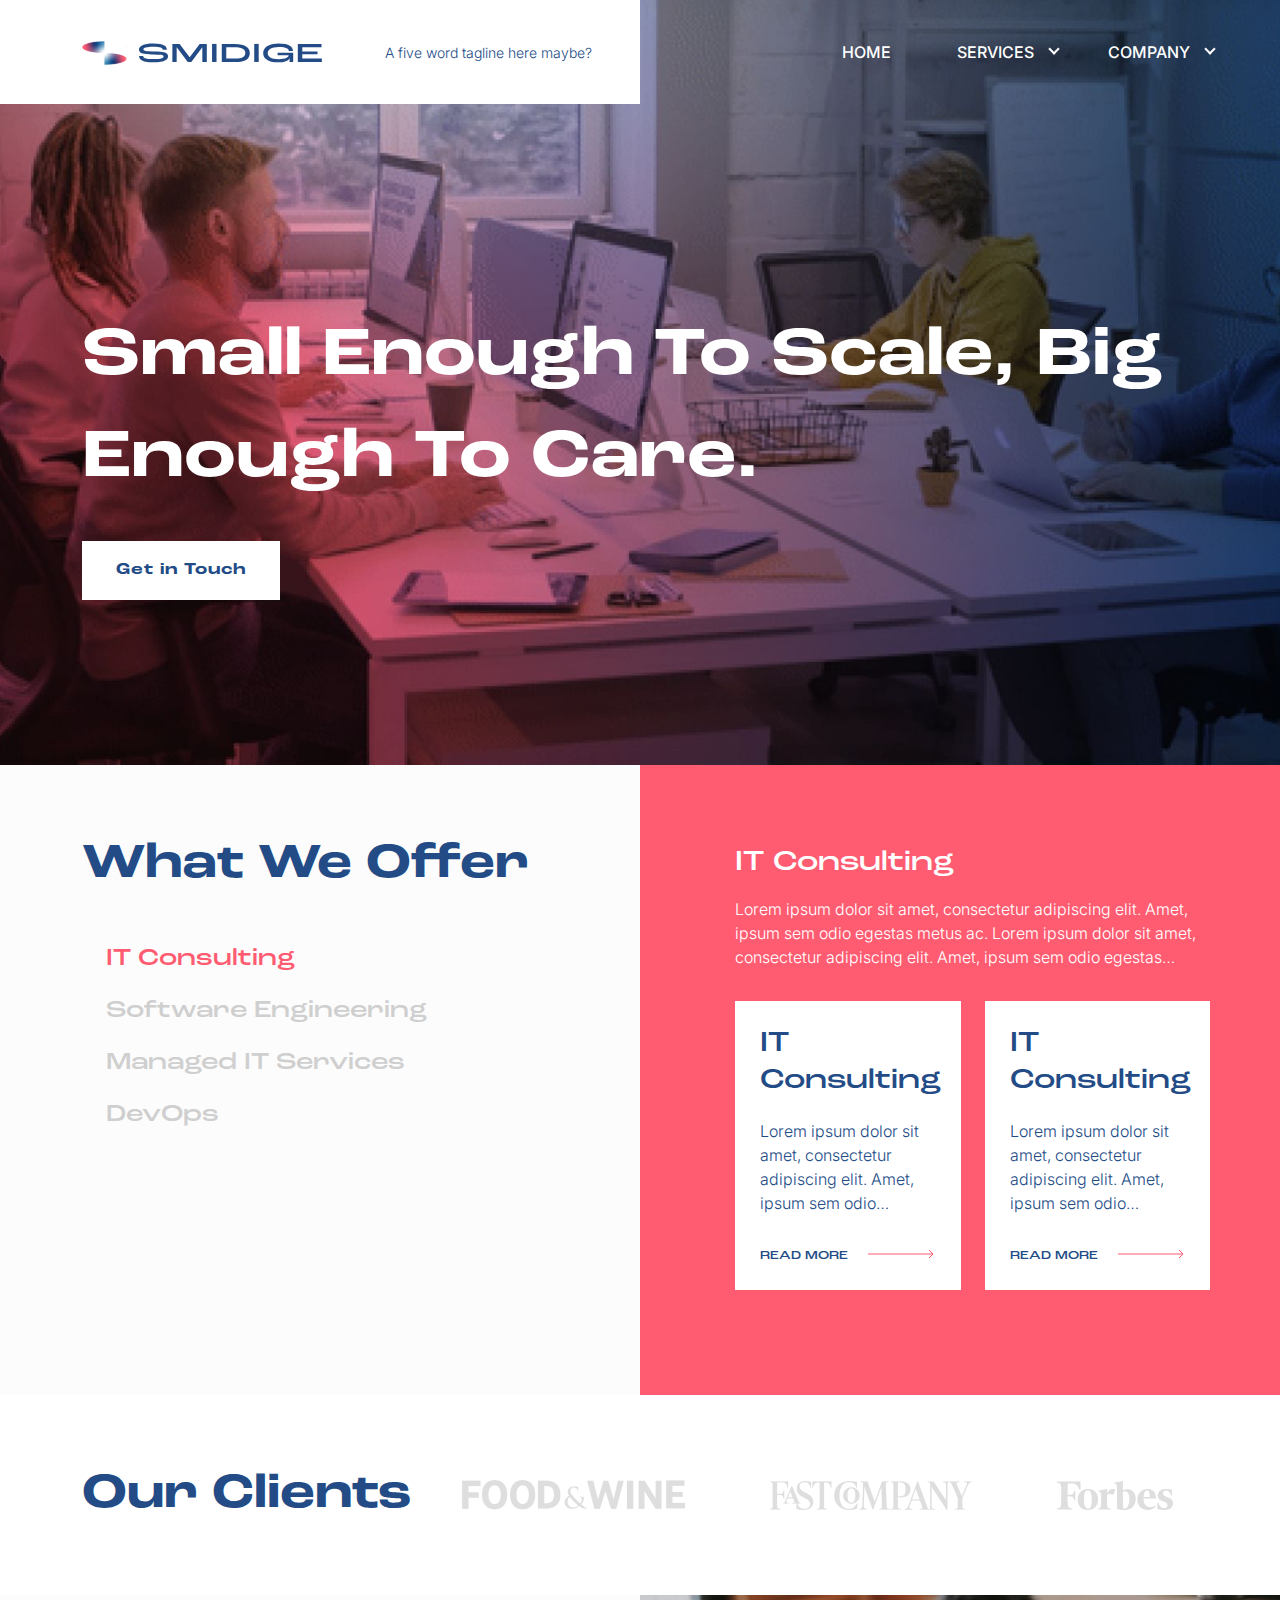
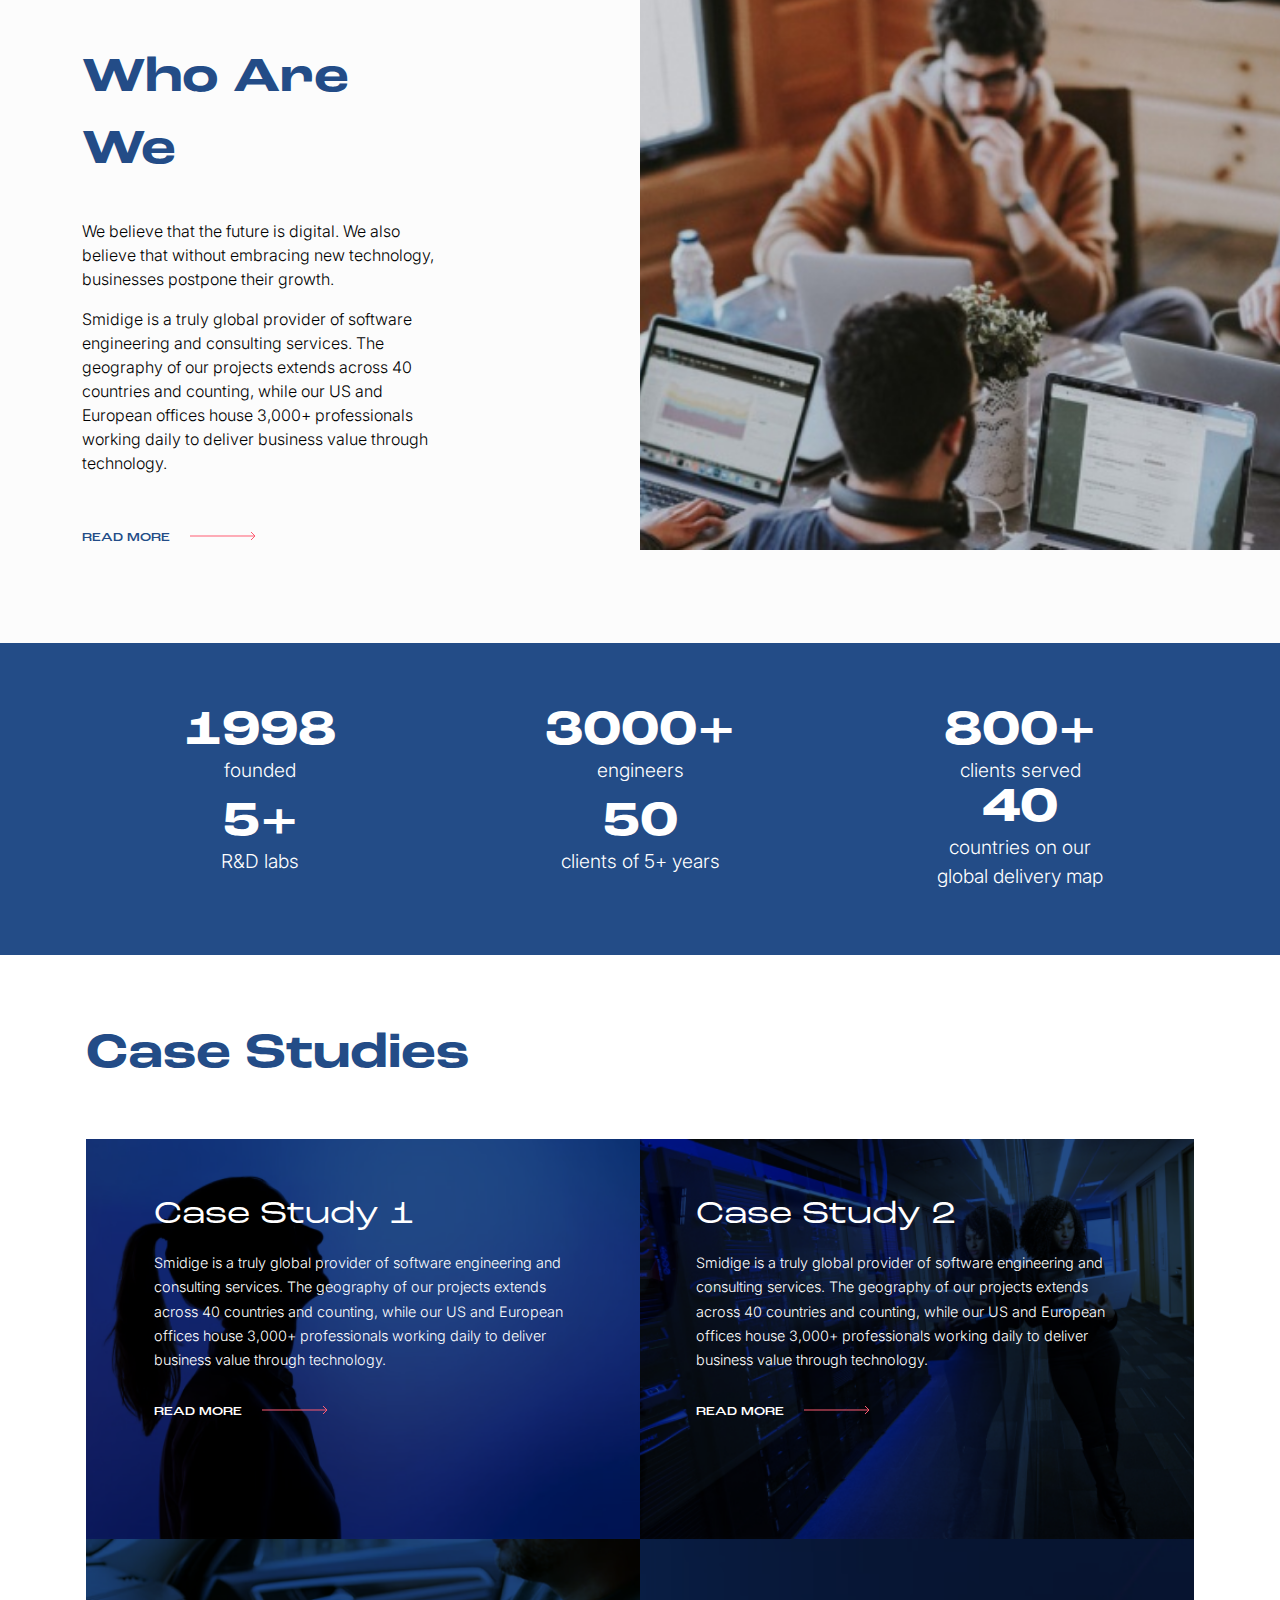
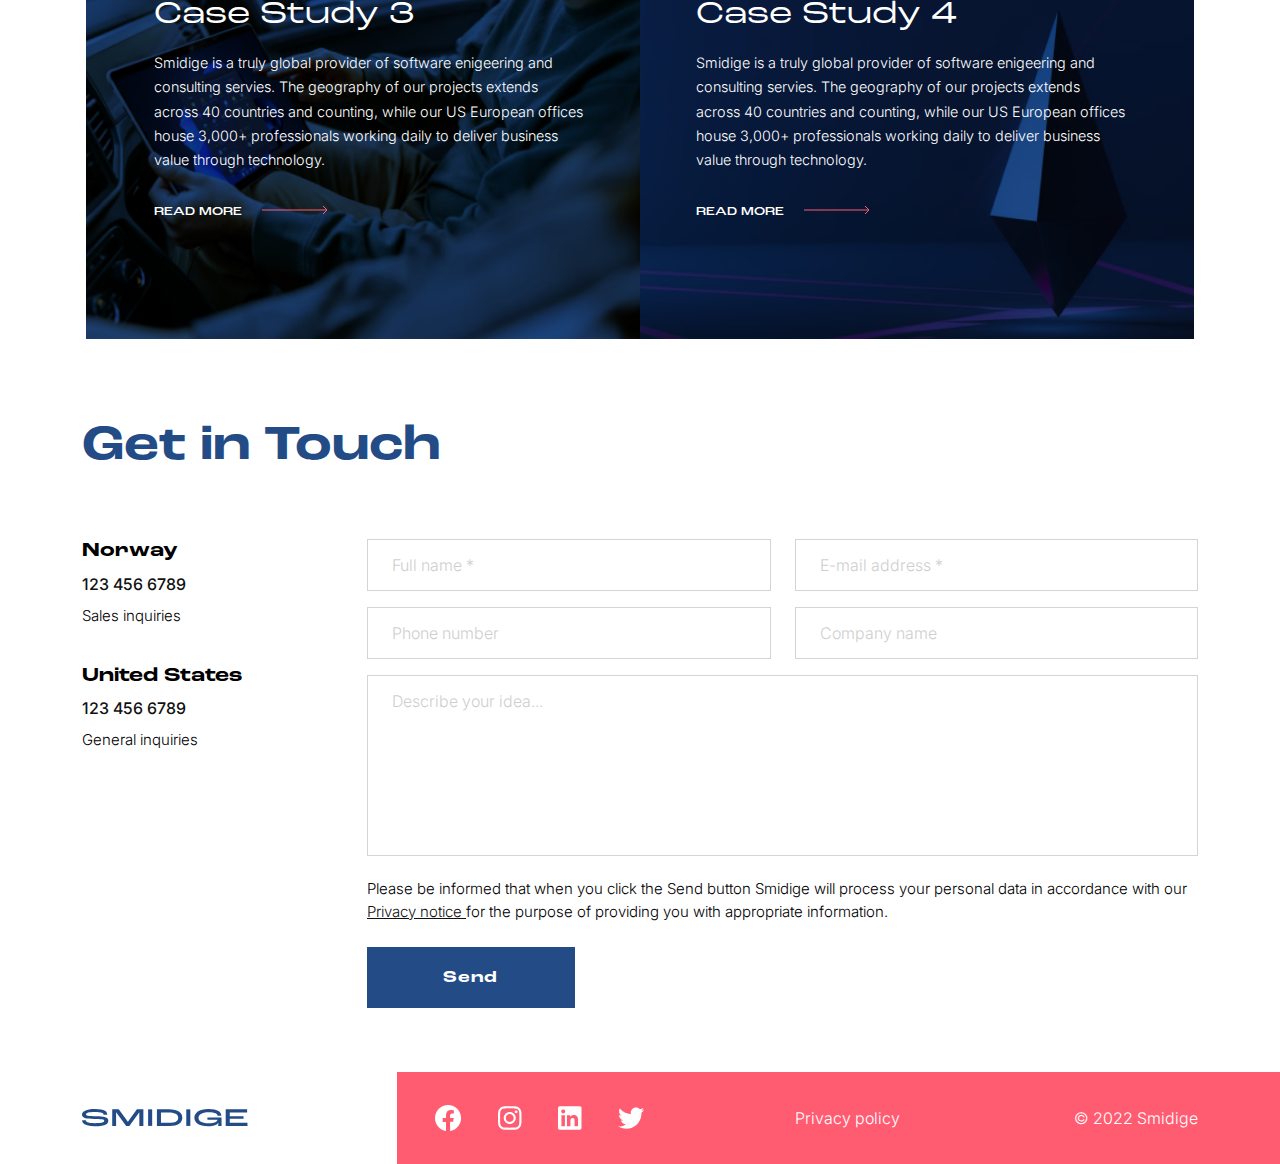
<file: index.html>
<!DOCTYPE html>
<html lang="en">
	<head>
		<meta charset="UTF-8" />
		<meta http-equiv="X-UA-Compatible" content="IE=edge" />
		<meta name="theme-color" content="#fff" />
		<meta
			name="viewport"
			content="width=device-width, initial-scale=1.0, maximum-scale=3.0, user-scalable=0"
		/>
		<meta
			name="description"
			content="Smidige is a truly global provider of software engineering and consulting
		services. The geography of our projects extends across 40 countries and counting,
		while our US and European offices house 3,000+ professionals working daily to
		deliver business value through technology."
		/>
		<meta name="author" content="Smidige" />
		<meta name="robots" content="index, follow" />
		<link rel="icon" type="image/svg" href="images/logo-sign.svg" />
		<link rel="apple-touch-icon" type="image/svg" href="images/logo-sign.svg" />
		<link rel="canonical" href="https://www.smidige.com" />

		<title>Smidige - a global provider of software engineering and consulting services.</title>

		<!-- Bootstrap Grid CSS -->
		<link rel="stylesheet" href="css/bootstrap-grid.min.css" />

		<!-- Main CSS -->
		<link rel="stylesheet" href="css/main.css" />

		<!-- Preload hero image -->
		<link rel="preload" as="image" href="images/home-hero-img.jpeg" type="image/jpeg" />

		<!-- Google Font -->
		<link rel="preconnect" href="https://fonts.googleapis.com" />
		<link rel="preconnect" href="https://fonts.gstatic.com" crossorigin />
		<link
			href="https://fonts.googleapis.com/css2?family=Inter:wght@200;300;400;500;600;700;800&display=swap"
			rel="stylesheet"
		/>
	</head>
	<body>
		<header
			class="hero-background hero-home"
			style="background-image: url('images/home-hero-img.jpeg')"
		>
			<nav class="navbar">
				<div class="container">
					<div class="row justify-content-between align-items-center">
						<!-- Brand -->
						<div class="col-10 col-md-6 col-xl-6 navbar-brand">
							<a href="index.html"><img src="images/logo.svg" alt="Smidige" class="logo" /></a>
							<span class="tagline">A five word tagline here maybe?</span>
						</div>

						<div class="hamburger-icon col-2 col-md-1 d-xl-none">
							<svg
								width="40"
								height="30"
								viewBox="0 0 40 30"
								fill="none"
								xmlns="http://www.w3.org/2000/svg"
							>
								<rect width="40" height="4" fill="#fff" />
								<rect y="13" width="40" height="4" fill="#fff" />
								<rect x="20" y="26" width="20" height="4" fill="#fff" />
							</svg>
						</div>
						<!-- Menu list -->
						<ul class="col-md-6 col-xl-4 nav" role="navigation">
							<li class="nav-item"><a href="index.html" class="nav-link">Home</a></li>
							<li class="nav-item dropdown" aria-haspopup="true">
								<!-- Services -->
								<a class="dropdown-link">Services</a>
								<div class="dropdown-menu" aria-label="submenu">
									<a href="service.html" class="nav-link">IT Consulting</a>
									<a href="service.html" class="nav-link">DevOps</a>
								</div>
							</li>
							<!--  -->

							<!-- Company -->
							<li class="nav-item dropdown" aria-haspopup="true">
								<a class="dropdown-link">Company</a>
								<div class="dropdown-menu" aria-label="submenu">
									<a href="case-studies.html" class="nav-link">Case Studies</a>
									<a href="about.html" class="nav-link">About Us</a>
									<a href="careers.html" class="nav-link">Careers</a>
									<a href="contact.html" class="nav-link">Contact</a>
								</div>
							</li>
						</ul>
					</div>
				</div>
			</nav>
			<!-- Hero Text -->
			<div class="container">
				<div class="col-xxl-9">
					<div class="hero-text">
						<h1 class="hero-title">Small Enough to Scale, Big Enough to Care.</h1>
						<a href="contact.html" class="button button-tertiary">Get in Touch</a>
					</div>
				</div>
			</div>
		</header>

		<main>
			<!-- Section 1 - Services -->
			<section class="section section-services">
				<div class="container">
					<div class="row justify-content-between">
						<div class="col-lg-6">
							<h1 class="section-title">What We Offer</h1>
							<!-- TAB links -->
							<div class="tab-links d-flex d-md-block px-xl-4" id="tab">
								<!-- <a class="subtitle link" onclick="filterSelection('all')">All</a> -->
								<a class="col-auto subtitle link active" onclick="filterSelection('it-consulting')"
									>IT Consulting</a
								>
								<a class="col-auto subtitle link" onclick="filterSelection('software')"
									>Software Engineering</a
								>
								<a class="col-auto subtitle link" onclick="filterSelection('it-services')"
									>Managed IT Services</a
								>
								<a class="col-auto subtitle link" onclick="filterSelection('devops')">DevOps</a>
							</div>
						</div>

						<!-- TAB Content-->
						<div class="col-lg-6 col-xl-5 g-xl-0 tab-content">
							<!-- TAB Item - IT Consulting-->
							<div class="tab-content-item show it-consulting">
								<div>
									<h2 class="subtitle">IT Consulting</h2>
									<p class="line-clamp-3">
										Lorem ipsum dolor sit amet, consectetur adipiscing elit. Amet, ipsum sem odio
										egestas metus ac. Lorem ipsum dolor sit amet, consectetur adipiscing elit. Amet,
										ipsum sem odio egestas metus ac.
									</p>
								</div>

								<div class="row justify-content-between">
									<div class="col-md-6 col-lg-12 col-xl-6 my-3">
										<div class="card">
											<h3 class="subtitle">IT Consulting</h3>
											<p class="line-clamp-4">
												Lorem ipsum dolor sit amet, consectetur adipiscing elit. Amet, ipsum sem
												odio egestas metus ac. Lorem ipsum dolor sit amet, consectetur adipiscing
												elit. Amet, ipsum sem odio egestas metus ac.
											</p>
											<a href="service.html" class="read-more">
												Read more
												<img src="images/icons/arrow-right.svg" alt="arrow-right" />
											</a>
										</div>
									</div>
									<div class="col-md-6 col-lg-12 col-xl-6 my-3">
										<div class="card">
											<h3 class="subtitle">IT Consulting</h3>
											<p class="line-clamp-4">
												Lorem ipsum dolor sit amet, consectetur adipiscing elit. Amet, ipsum sem
												odio egestas metus ac. Lorem ipsum dolor sit amet, consectetur adipiscing
												elit. Amet, ipsum sem odio egestas metus ac.
											</p>
											<a href="service.html" class="read-more">
												Read more
												<img src="images/icons/arrow-right.svg" alt="arrow-right" />
											</a>
										</div>
									</div>
								</div>
							</div>
							<!-- // TAB Item -->

							<!-- TAB Item - Software engineering -->
							<div class="tab-content-item software">
								<div>
									<h2 class="subtitle">Software engineering</h2>
									<p class="line-clamp-3">
										Lorem ipsum dolor sit amet, consectetur adipiscing elit. Amet, ipsum sem odio
										egestas metus ac. Lorem ipsum dolor sit amet, consectetur adipiscing elit. Amet,
										ipsum sem odio egestas metus ac.
									</p>
								</div>

								<div class="row justify-content-between">
									<div class="col-md-6 col-lg-12 col-xl-6 my-3">
										<div class="card">
											<h3 class="subtitle">Software engineering</h3>
											<p class="line-clamp-4">
												Lorem ipsum dolor sit amet, consectetur adipiscing elit. Amet, ipsum sem
												odio egestas metus ac. Lorem ipsum dolor sit amet, consectetur adipiscing
												elit. Amet, ipsum sem odio egestas metus ac.
											</p>
											<a href="service.html" class="read-more">
												Read more
												<img src="images/icons/arrow-right.svg" alt="arrow-right" />
											</a>
										</div>
									</div>
									<div class="col-md-6 col-lg-12 col-xl-6 my-3">
										<div class="card">
											<h3 class="subtitle">Software engineering</h3>
											<p class="line-clamp-4">
												Lorem ipsum dolor sit amet, consectetur adipiscing elit. Amet, ipsum sem
												odio egestas metus ac. Lorem ipsum dolor sit amet, consectetur adipiscing
												elit. Amet, ipsum sem odio egestas metus ac.
											</p>
											<a href="service.html" class="read-more">
												Read more
												<img src="images/icons/arrow-right.svg" alt="arrow-right" />
											</a>
										</div>
									</div>
								</div>
							</div>
							<!-- // TAB Item -->

							<!-- TAB Item - Managed IT Services -->
							<div class="tab-content-item it-services">
								<div>
									<h2 class="subtitle">Managed IT Services</h2>
									<p class="line-clamp-3">
										Lorem ipsum dolor sit amet, consectetur adipiscing elit. Amet, ipsum sem odio
										egestas metus ac. Lorem ipsum dolor sit amet, consectetur adipiscing elit. Amet,
										ipsum sem odio egestas metus ac.
									</p>
								</div>

								<div class="row justify-content-between">
									<div class="col-md-6 col-lg-12 col-xl-6 my-3">
										<div class="card">
											<h3 class="subtitle">Managed IT Services</h3>
											<p class="line-clamp-4">
												Lorem ipsum dolor sit amet, consectetur adipiscing elit. Amet, ipsum sem
												odio egestas metus ac. Lorem ipsum dolor sit amet, consectetur adipiscing
												elit. Amet, ipsum sem odio egestas metus ac.
											</p>
											<a href="service.html" class="read-more">
												Read more
												<img src="images/icons/arrow-right.svg" alt="arrow-right" />
											</a>
										</div>
									</div>
									<div class="col-md-6 col-lg-12 col-xl-6 my-3">
										<div class="card">
											<h3 class="subtitle">Managed IT Services</h3>
											<p class="line-clamp-4">
												Lorem ipsum dolor sit amet, consectetur adipiscing elit. Amet, ipsum sem
												odio egestas metus ac. Lorem ipsum dolor sit amet, consectetur adipiscing
												elit. Amet, ipsum sem odio egestas metus ac.
											</p>
											<a href="service.html" class="read-more">
												Read more
												<img src="images/icons/arrow-right.svg" alt="arrow-right" />
											</a>
										</div>
									</div>
								</div>
							</div>
							<!-- // TAB Item -->

							<!-- TAB Item - Devops -->
							<div class="tab-content-item devops">
								<div>
									<h2 class="subtitle">DevOps</h2>
									<p class="line-clamp-3">
										Lorem ipsum dolor sit amet, consectetur adipiscing elit. Amet, ipsum sem odio
										egestas metus ac. Lorem ipsum dolor sit amet, consectetur adipiscing elit. Amet,
										ipsum sem odio egestas metus ac.
									</p>
								</div>

								<div class="row justify-content-between">
									<div class="col-md-6 col-lg-12 col-xl-6 my-3">
										<div class="card">
											<h3 class="subtitle">DevOps</h3>
											<p class="line-clamp-4">
												Lorem ipsum dolor sit amet, consectetur adipiscing elit. Amet, ipsum sem
												odio egestas metus ac. Lorem ipsum dolor sit amet, consectetur adipiscing
												elit. Amet, ipsum sem odio egestas metus ac.
											</p>
											<a href="service.html" class="read-more">
												Read more
												<img src="images/icons/arrow-right.svg" alt="arrow-right" />
											</a>
										</div>
									</div>
									<div class="col-md-6 col-lg-12 col-xl-6 my-3">
										<div class="card">
											<h3 class="subtitle">DevOps</h3>
											<p class="line-clamp-4">
												Lorem ipsum dolor sit amet, consectetur adipiscing elit. Amet, ipsum sem
												odio egestas metus ac. Lorem ipsum dolor sit amet, consectetur adipiscing
												elit. Amet, ipsum sem odio egestas metus ac.
											</p>
											<a href="service.html" class="read-more">
												Read more
												<img src="images/icons/arrow-right.svg" alt="arrow-right" />
											</a>
										</div>
									</div>
								</div>
							</div>
							<!-- // TAB Item -->
						</div>
						<!-- // TAB Content -->
					</div>
				</div>
			</section>

			<!-- Section 2 - Our clients -->
			<section class="section section-clients">
				<div class="container">
					<div class="row justify-content-between align-items-center">
						<h1 class="section-title col-md-4 mb-0">Our Clients</h1>
						<div class="col-md-8 d-flex justify-content-between align-items-center logos-container">
							<img
								src="images/clients/client-1.png"
								alt="Forbes partner of Smidige"
								class="section-clients-logo"
							/>
							<img
								src="images/clients/client-2.png"
								alt="Forbes partner of Smidige"
								class="section-clients-logo"
							/>
							<img
								src="images/clients/client-3.png"
								alt="Forbes partner of Smidige"
								class="section-clients-logo"
							/>
						</div>
					</div>
				</div>
			</section>

			<!-- Section 3 - Who we are -->
			<section class="section section-about pt-xl-0 pb-0 bg-lightgray">
				<div class="container">
					<div class="row justify-content-between">
						<div class="col-lg-4 py-xl-5">
							<h1 class="section-title">Who Are We</h1>
							<div class="text">
								<p>
									We believe that the future is digital. We also believe that without embracing new
									technology, businesses postpone their growth.
								</p>
								<p>
									Smidige is a truly global provider of software engineering and consulting
									services. The geography of our projects extends across 40 countries and counting,
									while our US and European offices house 3,000+ professionals working daily to
									deliver business value through technology.
								</p>

								<div class="my-5">
									<a href="about.html" class="read-more">
										Read more
										<img src="images/icons/arrow-right.svg" alt="arrow-right" />
									</a>
								</div>
							</div>
						</div>
						<!--  -->
						<div class="col-lg-6 image-container g-0">
							<img src="images/about-us.jpeg" alt="Smidige" class="section-image" />
						</div>
					</div>
				</div>
			</section>

			<!-- Section 4 - Features -->
			<section class="section section-features">
				<div class="container">
					<div class="row justify-content-between align-items-center text-center">
						<div class="col-4 col-xxl-auto">
							<h1 class="section-title">1998</h1>
							<p>founded</p>
						</div>
						<div class="col-4 col-xxl-auto">
							<h1 class="section-title">3000+</h1>
							<p>engineers</p>
						</div>
						<div class="col-4 col-xxl-auto">
							<h1 class="section-title">800+</h1>
							<p>clients served</p>
						</div>
						<div class="col-4 col-xxl-auto">
							<h1 class="section-title">5+</h1>
							<p>R&D labs</p>
						</div>
						<div class="col-4 col-xxl-auto">
							<h1 class="section-title">50</h1>
							<p>clients of 5+ years</p>
						</div>
						<div class="col-4 col-xxl-auto">
							<h1 class="section-title">40</h1>
							<p>
								countries on our <br />
								global delivery map
							</p>
						</div>
					</div>
				</div>
			</section>

			<!-- Section 5 - Case studies -->
			<section class="section section-case-studies">
				<div class="container">
					<div class="row px-md-3">
						<h1 class="section-title mb-4 mb-md-5 px-md-0">Case Studies</h1>

						<article class="col-lg-6 g-0 case-item">
							<img
								src="images/case-studies/case-1.png"
								alt="Forbes partner of Smidige"
								class="case-item-img"
							/>
							<div class="col-10 col-xxl-6 case-item-text">
								<h2 class="subtitle">Case Study 1</h2>
								<p>
									Smidige is a truly global provider of software engineering and consulting
									services. The geography of our projects extends across 40 countries and counting,
									while our US and European offices house 3,000+ professionals working daily to
									deliver business value through technology.
								</p>
								<a href="case-study-post.html" class="read-more">
									Read more
									<img src="images/icons/arrow-right.svg" alt="arrow-right" />
								</a>
							</div>
						</article>

						<article class="col-lg-6 g-0 case-item">
							<img
								src="images/case-studies/case-2.png"
								alt="Forbes partner of Smidige"
								class="case-item-img"
							/>
							<div class="col-10 col-xxl-6 case-item-text">
								<h2 class="subtitle">Case Study 2</h2>
								<p>
									Smidige is a truly global provider of software engineering and consulting
									services. The geography of our projects extends across 40 countries and counting,
									while our US and European offices house 3,000+ professionals working daily to
									deliver business value through technology.
								</p>
								<a href="case-study-post.html" class="read-more">
									Read more
									<img src="images/icons/arrow-right.svg" alt="arrow-right" />
								</a>
							</div>
						</article>

						<article class="col-lg-6 g-0 case-item">
							<img
								src="images/case-studies/case-3.png"
								alt="Forbes partner of Smidige"
								class="case-item-img"
							/>
							<div class="col-10 col-xxl-6 case-item-text">
								<h2 class="subtitle">Case Study 3</h2>
								<p>
									Smidige is a truly global provider of software enigeering and consulting servies.
									The geography of our projects extends across 40 countries and counting, while our
									US European offices house 3,000+ professionals working daily to deliver business
									value through technology.
								</p>
								<a href="case-study-post.html" class="read-more">
									Read more
									<img src="images/icons/arrow-right.svg" alt="arrow-right" />
								</a>
							</div>
						</article>

						<article class="col-lg-6 g-0 case-item">
							<img
								src="images/case-studies/case-4.png"
								alt="Forbes partner of Smidige"
								class="case-item-img"
							/>
							<div class="col-10 col-xxl-6 case-item-text">
								<h2 class="subtitle">Case Study 4</h2>
								<p>
									Smidige is a truly global provider of software enigeering and consulting servies.
									The geography of our projects extends across 40 countries and counting, while our
									US European offices house 3,000+ professionals working daily to deliver business
									value through technology.
								</p>
								<a href="case-study-post.html" class="read-more">
									Read more
									<img src="images/icons/arrow-right.svg" alt="arrow-right" />
								</a>
							</div>
						</article>
					</div>
				</div>
			</section>

			<!-- Section 6- Contact us -->
			<section class="section section-contact pt-2">
				<div class="container">
					<div class="row justify-content-between">
						<h1 class="section-title">Get in Touch</h1>
						<!-- Contact Details -->
						<div class="col-md-4 col-xl-3 mt-xl-4 d-flex d-md-block">
							<div class="col-6 col-md-12 addresses">
								<h2>Norway</h2>
								<strong><a href="tel:123 456 6789"> 123 456 6789</a></strong>
								<p class="mt-0">Sales inquiries</p>
							</div>
							<div class="col-6 col-md-12 addresses">
								<h2>United States</h2>
								<strong><a href="tel:123 456 6789"> 123 456 6789</a></strong>
								<p class="mt-0">General inquiries</p>
							</div>
						</div>
						<!-- Contact Form -->
						<div class="col-md-8 col-xl-9 mt-3 mt-xl-4">
							<form action="" method="POST" class="row form-group">
								<div class="col-lg-6">
									<input
										type="text"
										name="fullName"
										class="input-default"
										id="fullName"
										placeholder="Full name *"
										required
									/>
								</div>
								<div class="col-lg-6">
									<input
										type="email"
										name="email"
										class="input-default"
										id="email"
										placeholder="E-mail address *"
										required
									/>
								</div>
								<div class="col-lg-6">
									<input
										type="tel"
										name="phone"
										class="input-default"
										id="phone"
										placeholder="Phone number"
										required
									/>
								</div>
								<div class="col-lg-6">
									<input
										type="text"
										name="company"
										class="input-default"
										id="company"
										placeholder="Company name"
									/>
								</div>
								<div class="col-md-12">
									<textarea
										name="subject"
										id="subject"
										class="input-default"
										rows="8"
										placeholder="Describe your idea..."
									></textarea>
								</div>
								<p class="col-md-12 mb-4">
									Please be informed that when you click the Send button Smidige will process your
									personal data in accordance with our
									<a href="privacy.html">Privacy notice </a> for the purpose of providing you with
									appropriate information.
								</p>
								<div class="button-container">
									<button type="submit" name="submit" class="button button-primary col-6 col-xl-3">
										Send
									</button>
								</div>
							</form>
						</div>
					</div>
				</div>
			</section>
		</main>

		<footer>
			<div class="container">
				<div class="row justify-content-between">
					<div class="col-lg-3 mb-2 mb-md-0">
						<img src="images/logo-footer.svg" alt="Smidige" />
					</div>
					<div class="col-lg-9 mt-4 mt-md-0">
						<div class="row align-items-center pt-5 pt-lg-0">
							<div class="col-md-6 social-media-icons ps-lg-5">
								<a href="images/icons/linkedin.svg" target="_blank">
									<img src="images/icons/facebook.svg" alt="Smidige - Facebook" />
								</a>
								<a href="images/icons/linkedin.svg" target="_blank">
									<img src="images/icons/instagram.svg" alt="Smidige - Instagram" />
								</a>
								<a href="https://www.linkedin.com/company/smidige/about/" target="_blank">
									<img src="images/icons/linkedin.svg" alt="Smidige - Linkedin" />
								</a>
								<a href="https://twitter.com/smidigecom" target="_blank">
									<img src="images/icons/twitter.svg" alt="Smidige - Twitter" />
								</a>
							</div>
							<div class="col-md-3 mt-4 mt-md-0"><a href="privacy.html">Privacy policy</a></div>
							<div class="col-md-3 mt-3 mt-md-0 copyright">&copy; 2022 Smidige</div>
						</div>
					</div>
				</div>
			</div>
		</footer>

		<script src="js/main.js"></script>
	</body>
</html>
</file>
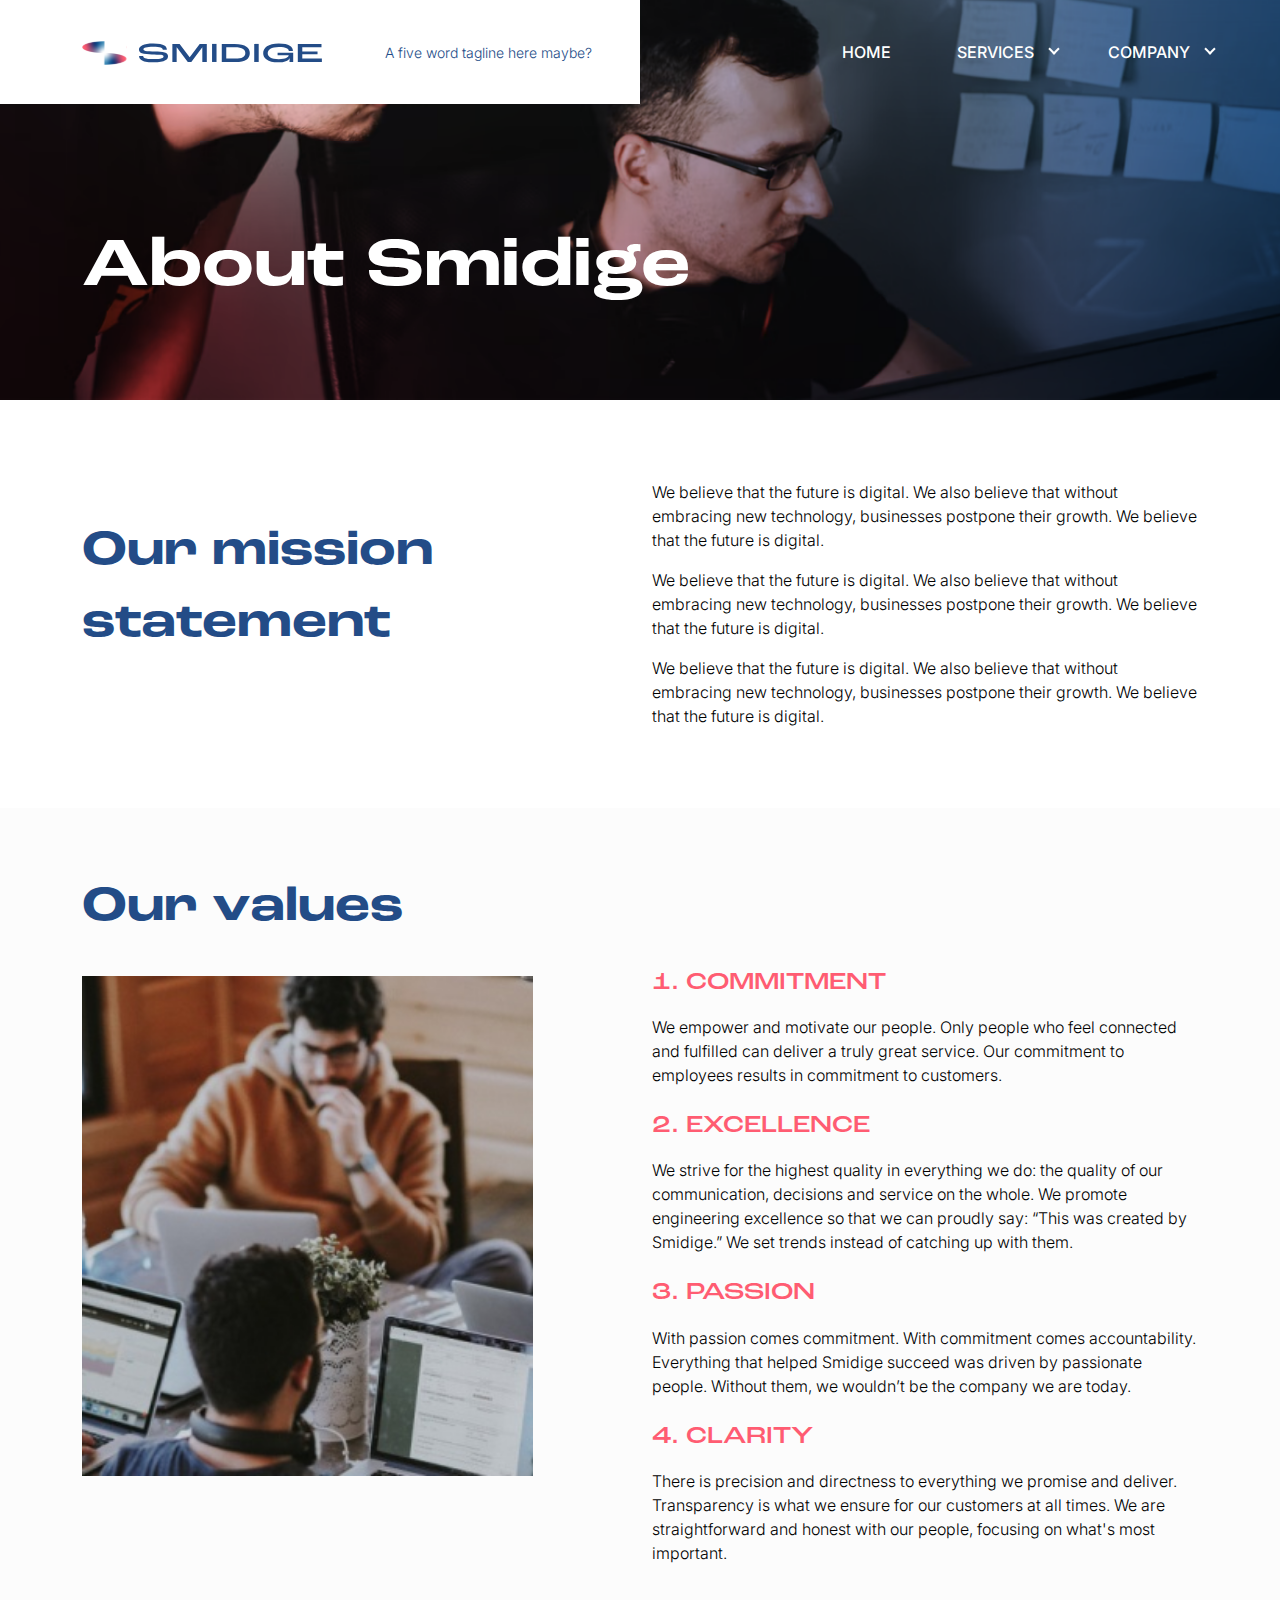
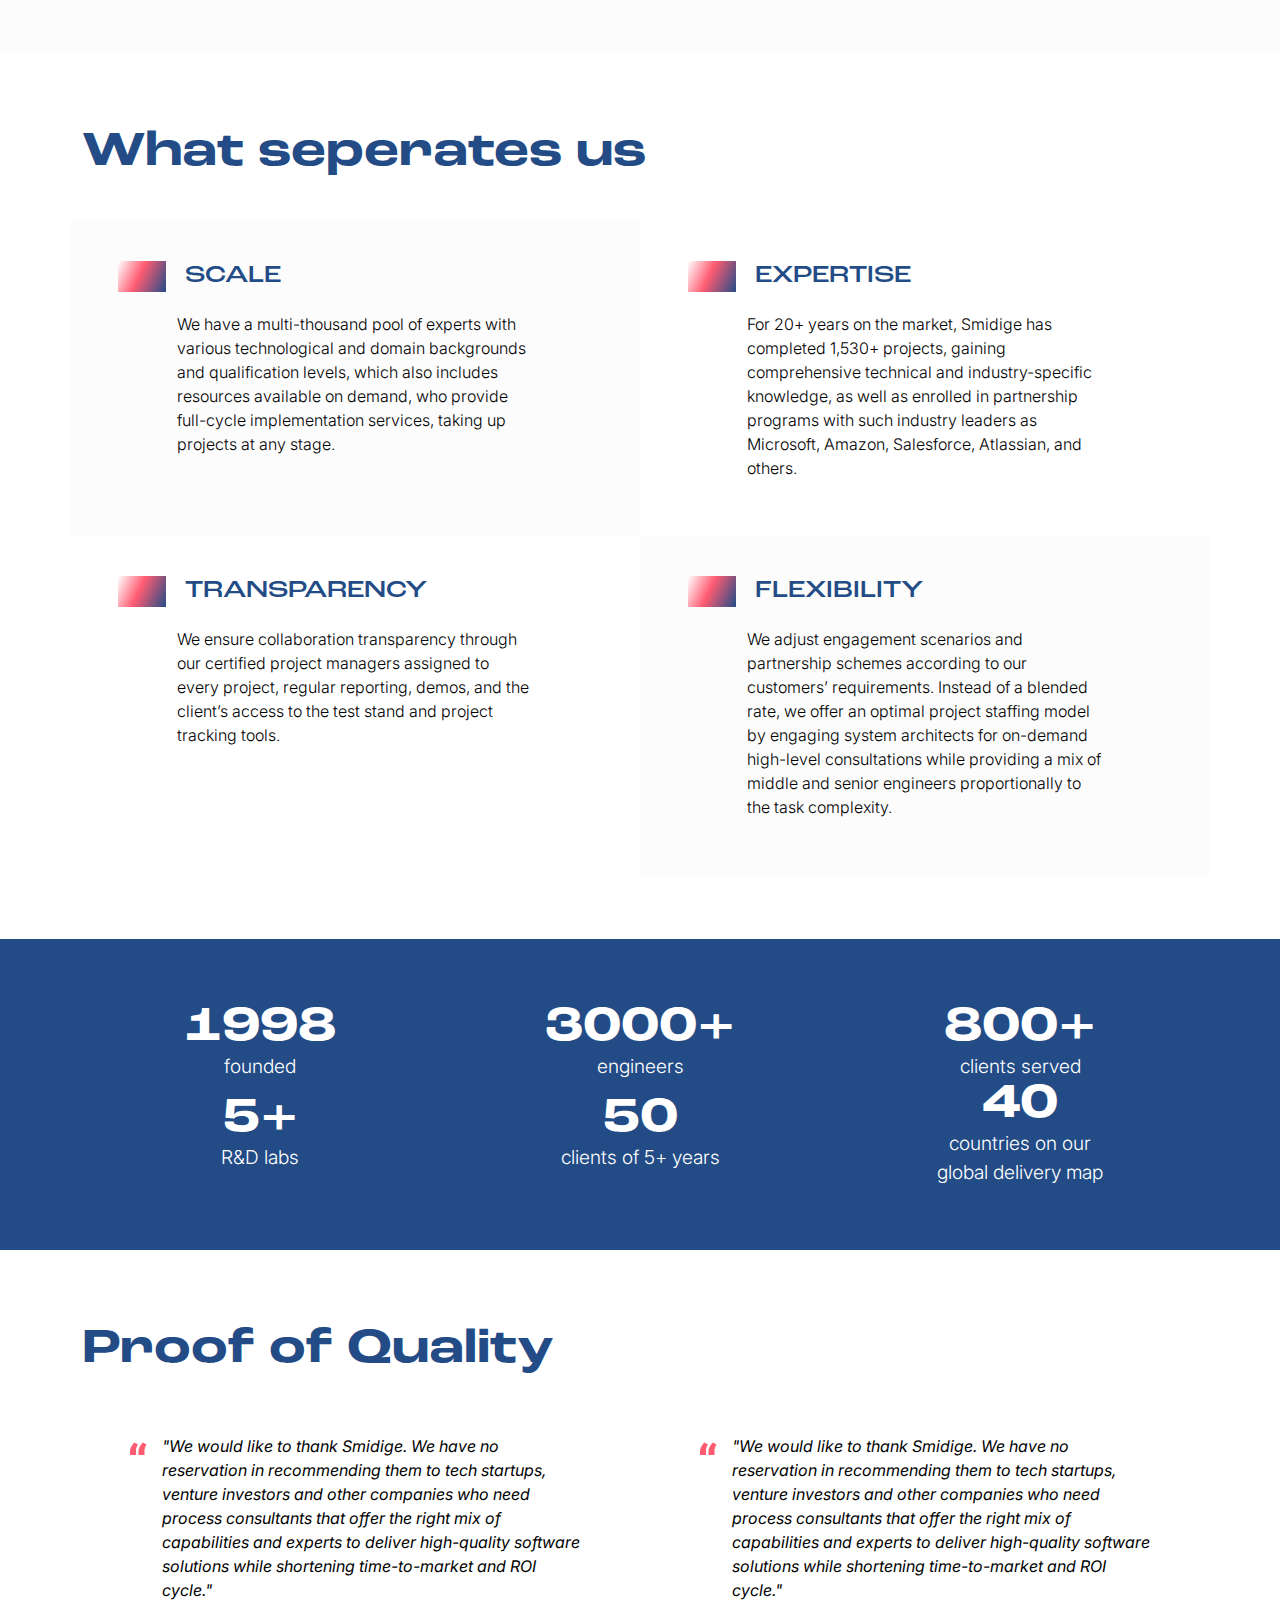
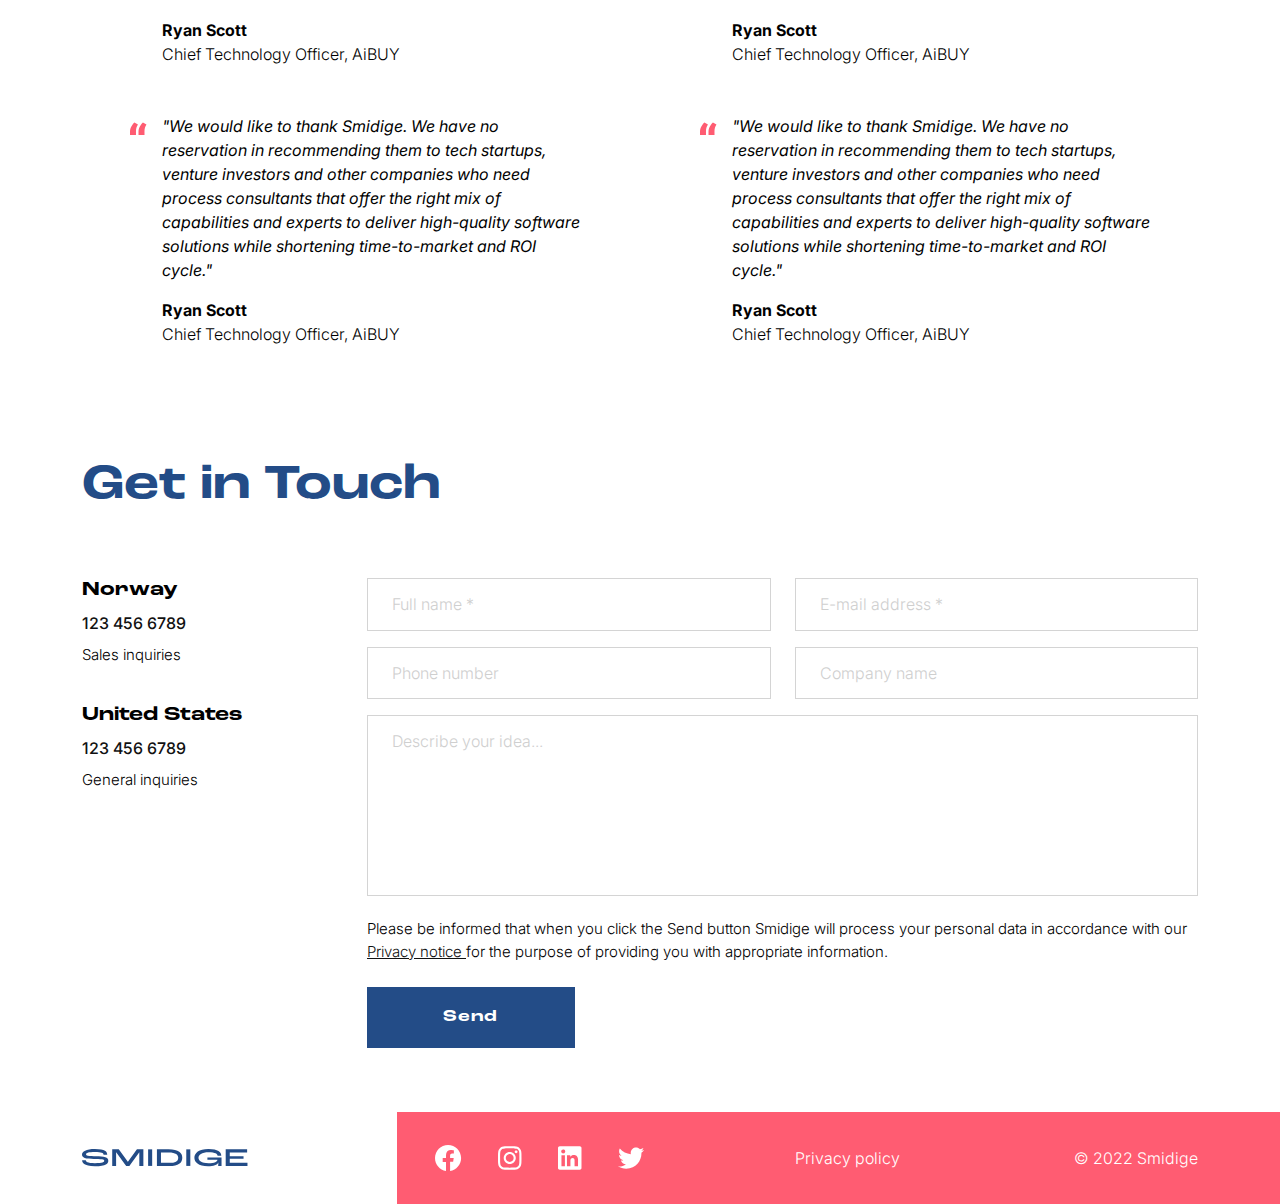
<file: about.html>
<!DOCTYPE html>
<html lang="en">
	<head>
		<meta charset="UTF-8" />
		<meta http-equiv="X-UA-Compatible" content="IE=edge" />
		<meta name="theme-color" content="#fff" />
		<meta
			name="viewport"
			content="width=device-width, initial-scale=1.0, maximum-scale=3.0, user-scalable=0"
		/>
		<meta
			name="description"
			content="Smidige is a truly global provider of software engineering and consulting
		services. The geography of our projects extends across 40 countries and counting,
		while our US and European offices house 3,000+ professionals working daily to
		deliver business value through technology."
		/>
		<meta name="author" content="Smidige" />
		<meta name="robots" content="index, follow" />
		<link rel="icon" type="image/svg" href="images/logo-sign.svg" />
		<link rel="apple-touch-icon" type="image/svg" href="images/logo-sign.svg" />
		<link rel="canonical" href="https://www.smidige.com" />

		<title>
			About Smidige - Smidige is a global provider of software engineering and consulting services.
		</title>

		<!-- Bootstrap Grid CSS -->
		<link rel="stylesheet" href="css/bootstrap-grid.min.css" />
		<!-- Main CSS -->
		<link rel="stylesheet" href="css/main.css" />

		<!-- Preload hero image -->
		<link rel="preload" as="image" href="images/about-hero-img.png" type="image/png" />

		<!-- Google Font -->
		<link rel="preconnect" href="https://fonts.googleapis.com" />
		<link rel="preconnect" href="https://fonts.gstatic.com" crossorigin />
		<link
			href="https://fonts.googleapis.com/css2?family=Inter:wght@200;300;400;500;600;700;800&display=swap"
			rel="stylesheet"
		/>
	</head>
	<body>
		<header
			class="hero-background hero-about"
			style="background-image: url('images/about-hero-img.png')"
		>
			<nav class="navbar">
				<div class="container">
					<div class="row justify-content-between align-items-center">
						<!-- Brand -->
						<div class="col-10 col-md-6 col-xl-6 navbar-brand">
							<a href="index.html"><img src="images/logo.svg" alt="Smidige" class="logo" /></a>
							<span class="tagline">A five word tagline here maybe?</span>
						</div>

						<div class="hamburger-icon col-2 col-md-1 d-xl-none">
							<svg
								width="40"
								height="30"
								viewBox="0 0 40 30"
								fill="none"
								xmlns="http://www.w3.org/2000/svg"
							>
								<rect width="40" height="4" fill="#fff" />
								<rect y="13" width="40" height="4" fill="#fff" />
								<rect x="20" y="26" width="20" height="4" fill="#fff" />
							</svg>
						</div>
						<!-- Menu list -->
						<ul class="col-md-6 col-xl-4 nav" role="navigation">
							<li class="nav-item"><a href="index.html" class="nav-link">Home</a></li>
							<li class="nav-item dropdown" aria-haspopup="true">
								<!-- Services -->
								<a class="dropdown-link">Services</a>
								<div class="dropdown-menu" aria-label="submenu">
									<a href="service.html" class="nav-link">IT Consulting</a>
									<a href="service.html" class="nav-link">DevOps</a>
								</div>
							</li>
							<!--  -->

							<!-- Company -->
							<li class="nav-item dropdown" aria-haspopup="true">
								<a class="dropdown-link">Company</a>
								<div class="dropdown-menu" aria-label="submenu">
									<a href="case-studies.html" class="nav-link">Case Studies</a>
									<a href="about.html" class="nav-link">About Us</a>
									<a href="careers.html" class="nav-link">Careers</a>
									<a href="contact.html" class="nav-link">Contact</a>
								</div>
							</li>
						</ul>
					</div>
				</div>
			</nav>
			<!-- Hero Text -->
			<div class="container">
				<div class="col-xxl-9">
					<div class="hero-text">
						<h1 class="hero-title">About Smidige</h1>
					</div>
				</div>
			</div>
		</header>

		<main class="main about-page">
			<!-- Section 1 - Our mission -->
			<section class="section section-mission">
				<div class="container">
					<div class="row justify-content-between align-items-center">
						<div class="col-md-5 col-lg-4">
							<h1 class="section-title">Our mission statement</h1>
						</div>
						<div class="col-md-6 col-lg-6">
							<p>
								We believe that the future is digital. We also believe that without embracing new
								technology, businesses postpone their growth. We believe that the future is digital.
							</p>
							<p>
								We believe that the future is digital. We also believe that without embracing new
								technology, businesses postpone their growth. We believe that the future is digital.
							</p>
							<p>
								We believe that the future is digital. We also believe that without embracing new
								technology, businesses postpone their growth. We believe that the future is digital.
							</p>
						</div>
					</div>
				</div>
			</section>

			<!-- Section 2 - Our values -->
			<section class="section section-values bg-lightgray">
				<div class="container">
					<div class="row justify-content-between">
						<div class="col-lg-5">
							<h1 class="section-title">Our values</h1>
							<div>
								<img src="images/about-us.jpeg" alt="Smidige Values" class="section-image" />
							</div>
						</div>
						<!--  -->
						<div class="col-lg-6 pt-5 mt-xl-5">
							<div class="item mb-4">
								<h2 class="subtitle text-secondary">1. COMMITMENT</h2>
								<p>
									We empower and motivate our people. Only people who feel connected and fulfilled
									can deliver a truly great service. Our commitment to employees results in
									commitment to customers.
								</p>
							</div>
							<div class="item mb-4">
								<h2 class="subtitle text-secondary">2. EXCELLENCE</h2>
								<p>
									We strive for the highest quality in everything we do: the quality of our
									communication, decisions and service on the whole. We promote engineering
									excellence so that we can proudly say: “This was created by Smidige.” We set
									trends instead of catching up with them.
								</p>
							</div>
							<div class="item mb-4">
								<h2 class="subtitle text-secondary">3. PASSION</h2>
								<p>
									With passion comes commitment. With commitment comes accountability. Everything
									that helped Smidige succeed was driven by passionate people. Without them, we
									wouldn’t be the company we are today.
								</p>
							</div>
							<div class="item mb-4">
								<h2 class="subtitle text-secondary">4. CLARITY</h2>
								<p>
									There is precision and directness to everything we promise and deliver.
									Transparency is what we ensure for our customers at all times. We are
									straightforward and honest with our people, focusing on what's most important.
								</p>
							</div>
						</div>
					</div>
				</div>
			</section>

			<!-- Section 3 - What seperates us -->
			<section class="section section-characteristics">
				<div class="container">
					<div class="row">
						<h1 class="section-title">What seperates us</h1>
						<div class="col-md-6 card">
							<h2 class="subtitle">Scale</h2>
							<p class="col-xl-9 mx-auto">
								We have a multi-thousand pool of experts with various technological and domain
								backgrounds and qualification levels, which also includes resources available on
								demand, who provide full-cycle implementation services, taking up projects at any
								stage.
							</p>
						</div>
						<div class="col-md-6 card">
							<h2 class="subtitle">EXPERTISE</h2>
							<p class="col-xl-9 mx-auto">
								For 20+ years on the market, Smidige has completed 1,530+ projects, gaining
								comprehensive technical and industry-specific knowledge, as well as enrolled in
								partnership programs with such industry leaders as Microsoft, Amazon, Salesforce,
								Atlassian, and others.
							</p>
						</div>
						<div class="col-md-6 card">
							<h2 class="subtitle">TRANSPARENCY</h2>
							<p class="col-xl-9 mx-auto">
								We ensure collaboration transparency through our certified project managers assigned
								to every project, regular reporting, demos, and the client’s access to the test
								stand and project tracking tools.
							</p>
						</div>

						<div class="col-md-6 card">
							<h2 class="subtitle">FLEXIBILITY</h2>
							<p class="col-xl-9 mx-auto">
								We adjust engagement scenarios and partnership schemes according to our customers’
								requirements. Instead of a blended rate, we offer an optimal project staffing model
								by engaging system architects for on-demand high-level consultations while providing
								a mix of middle and senior engineers proportionally to the task complexity.
							</p>
						</div>
					</div>
				</div>
			</section>

			<!-- Sectiion 4 - Features -->
			<section class="section section-features">
				<div class="container">
					<div class="row justify-content-between align-items-center text-center">
						<div class="col-4 col-xxl-auto">
							<h1 class="section-title">1998</h1>
							<p>founded</p>
						</div>
						<div class="col-4 col-xxl-auto">
							<h1 class="section-title">3000+</h1>
							<p>engineers</p>
						</div>
						<div class="col-4 col-xxl-auto">
							<h1 class="section-title">800+</h1>
							<p>clients served</p>
						</div>
						<div class="col-4 col-xxl-auto">
							<h1 class="section-title">5+</h1>
							<p>R&D labs</p>
						</div>
						<div class="col-4 col-xxl-auto">
							<h1 class="section-title">50</h1>
							<p>clients of 5+ years</p>
						</div>
						<div class="col-4 col-xxl-auto">
							<h1 class="section-title">40</h1>
							<p>
								countries on our <br />
								global delivery map
							</p>
						</div>
					</div>
				</div>
			</section>

			<!-- Section 5 - Proof of Quality / Testimonials -->
			<section class="section section-testimonials">
				<div class="container">
					<div class="row justify-content-around">
						<h1 class="section-title">Proof of Quality</h1>
						<div class="col-md-6 col-xl-5 testimonial-card d-flex">
							<div>
								<i
									>"We would like to thank Smidige. We have no reservation in recommending them to
									tech startups, venture investors and other companies who need process consultants
									that offer the right mix of capabilities and experts to deliver high-quality
									software solutions while shortening time-to-market and ROI cycle."</i
								>
								<strong class="mt-3 d-block">Ryan Scott</strong>
								<p>Chief Technology Officer, AiBUY</p>
							</div>
						</div>
						<div class="col-md-6 col-xl-5 testimonial-card d-flex">
							<div>
								<i
									>"We would like to thank Smidige. We have no reservation in recommending them to
									tech startups, venture investors and other companies who need process consultants
									that offer the right mix of capabilities and experts to deliver high-quality
									software solutions while shortening time-to-market and ROI cycle."</i
								>
								<strong class="mt-3 d-block">Ryan Scott</strong>
								<p>Chief Technology Officer, AiBUY</p>
							</div>
						</div>
						<div class="col-md-6 col-xl-5 testimonial-card d-flex">
							<div>
								<i
									>"We would like to thank Smidige. We have no reservation in recommending them to
									tech startups, venture investors and other companies who need process consultants
									that offer the right mix of capabilities and experts to deliver high-quality
									software solutions while shortening time-to-market and ROI cycle."</i
								>
								<strong class="mt-3 d-block">Ryan Scott</strong>
								<p>Chief Technology Officer, AiBUY</p>
							</div>
						</div>
						<div class="col-md-6 col-xl-5 testimonial-card d-flex">
							<div>
								<i
									>"We would like to thank Smidige. We have no reservation in recommending them to
									tech startups, venture investors and other companies who need process consultants
									that offer the right mix of capabilities and experts to deliver high-quality
									software solutions while shortening time-to-market and ROI cycle."</i
								>
								<strong class="mt-3 d-block">Ryan Scott</strong>
								<p>Chief Technology Officer, AiBUY</p>
							</div>
						</div>
					</div>
				</div>
			</section>

			<!--  Section 6 - Contact US-->
			<section class="section section-contact pt-2">
				<div class="container">
					<div class="row justify-content-between">
						<h1 class="section-title">Get in Touch</h1>
						<!-- Contact Details -->
						<div class="col-md-4 col-xl-3 mt-xl-4 d-flex d-md-block">
							<div class="col-6 col-md-12 addresses">
								<h2>Norway</h2>
								<strong><a href="tel:123 456 6789"> 123 456 6789</a></strong>
								<p class="mt-0">Sales inquiries</p>
							</div>
							<div class="col-6 col-md-12 addresses">
								<h2>United States</h2>
								<strong><a href="tel:123 456 6789"> 123 456 6789</a></strong>
								<p class="mt-0">General inquiries</p>
							</div>
						</div>
						<!-- Contact Form -->
						<div class="col-md-8 col-xl-9 mt-3 mt-xl-4">
							<form action="" method="POST" class="row form-group">
								<div class="col-lg-6">
									<input
										type="text"
										name="fullName"
										class="input-default"
										id="fullName"
										placeholder="Full name *"
										required
									/>
								</div>
								<div class="col-lg-6">
									<input
										type="email"
										name="email"
										class="input-default"
										id="email"
										placeholder="E-mail address *"
										required
									/>
								</div>
								<div class="col-lg-6">
									<input
										type="tel"
										name="phone"
										class="input-default"
										id="phone"
										placeholder="Phone number"
										required
									/>
								</div>
								<div class="col-lg-6">
									<input
										type="text"
										name="company"
										class="input-default"
										id="company"
										placeholder="Company name"
									/>
								</div>
								<div class="col-md-12">
									<textarea
										name="subject"
										id="subject"
										class="input-default"
										rows="8"
										placeholder="Describe your idea..."
									></textarea>
								</div>
								<p class="col-md-12 mb-4">
									Please be informed that when you click the Send button Smidige will process your
									personal data in accordance with our
									<a href="privacy.html">Privacy notice </a> for the purpose of providing you with
									appropriate information.
								</p>
								<div class="button-container">
									<button type="submit" name="submit" class="button button-primary col-6 col-xl-3">
										Send
									</button>
								</div>
							</form>
						</div>
					</div>
				</div>
			</section>
		</main>

		<footer>
			<div class="container">
				<div class="row justify-content-between">
					<div class="col-lg-3 mb-2 mb-md-0">
						<img src="images/logo-footer.svg" alt="Smidige" />
					</div>
					<div class="col-lg-9 mt-4 mt-md-0">
						<div class="row align-items-center pt-5 pt-lg-0">
							<div class="col-md-6 social-media-icons ps-lg-5">
								<a href="images/icons/linkedin.svg" target="_blank">
									<img src="images/icons/facebook.svg" alt="Smidige - Facebook" />
								</a>
								<a href="images/icons/linkedin.svg" target="_blank">
									<img src="images/icons/instagram.svg" alt="Smidige - Instagram" />
								</a>
								<a href="https://www.linkedin.com/company/smidige/about/" target="_blank">
									<img src="images/icons/linkedin.svg" alt="Smidige - Linkedin" />
								</a>
								<a href="https://twitter.com/smidigecom" target="_blank">
									<img src="images/icons/twitter.svg" alt="Smidige - Twitter" />
								</a>
							</div>
							<div class="col-md-3 mt-4 mt-md-0"><a href="privacy.html">Privacy policy</a></div>
							<div class="col-md-3 mt-3 mt-md-0 copyright">&copy; 2022 Smidige</div>
						</div>
					</div>
				</div>
			</div>
		</footer>

		<script src="js/main.js"></script>
	</body>
</html>
</file>
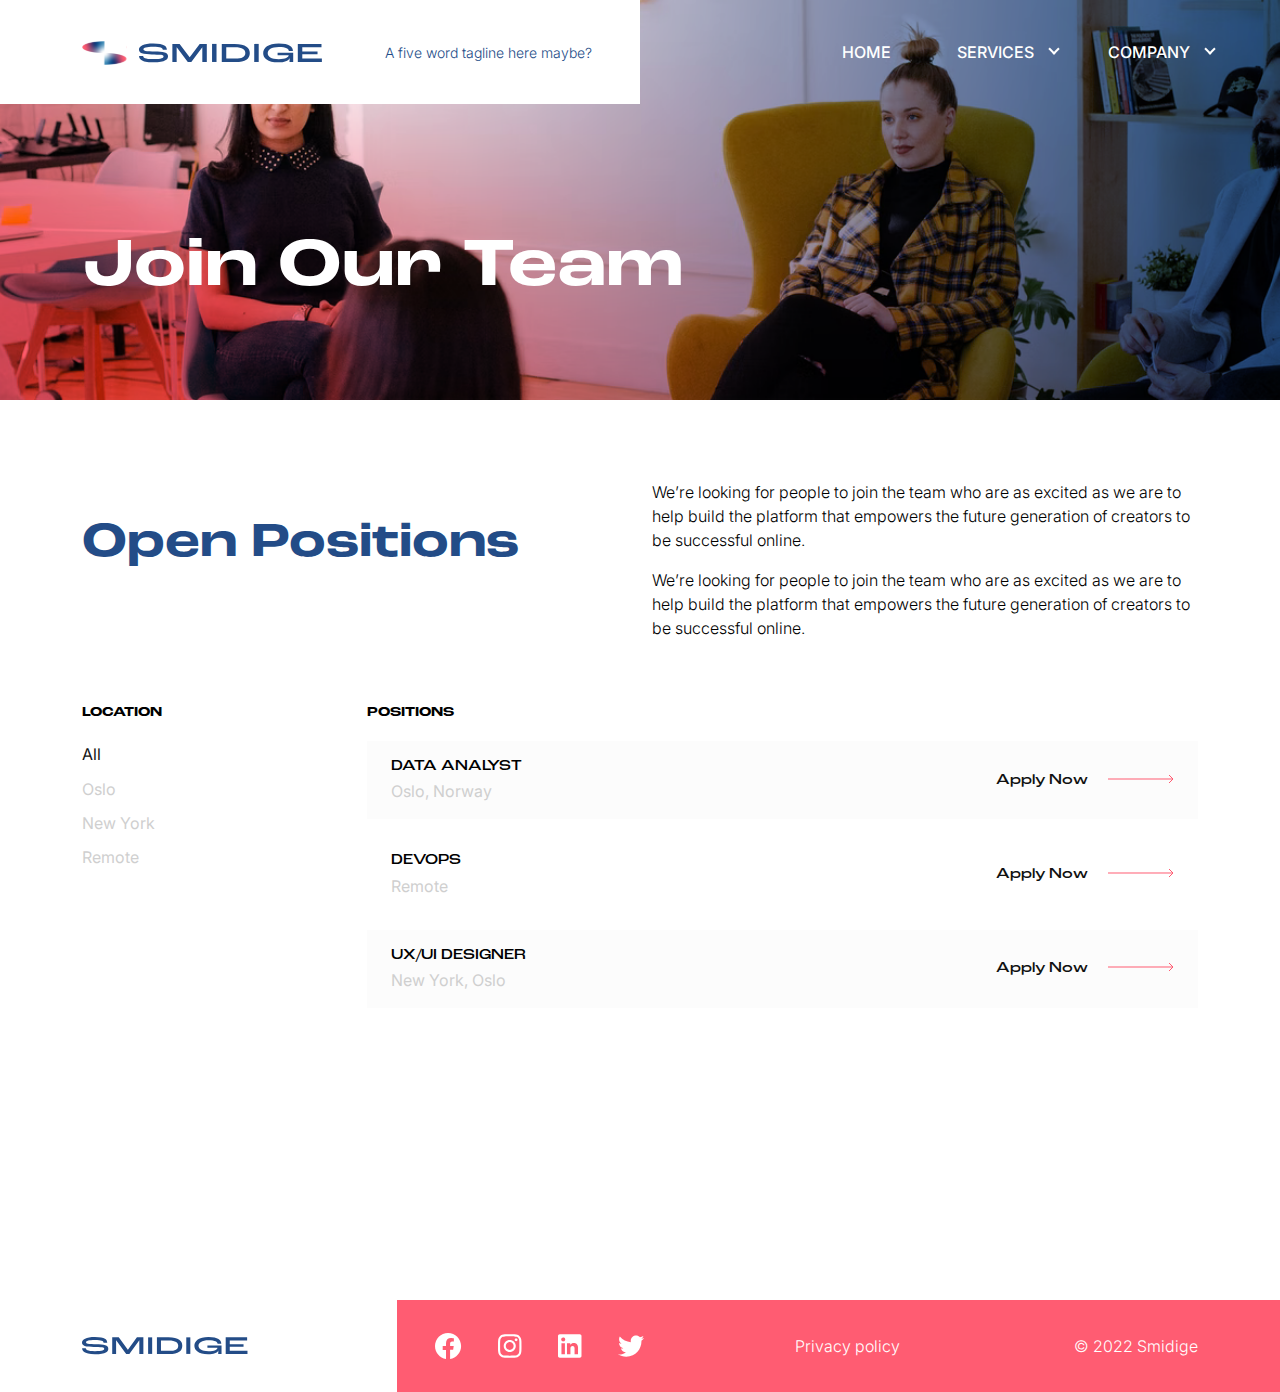
<file: careers.html>
<!DOCTYPE html>
<html lang="en">
	<head>
		<meta charset="UTF-8" />
		<meta http-equiv="X-UA-Compatible" content="IE=edge" />
		<meta name="theme-color" content="#fff" />
		<meta
			name="viewport"
			content="width=device-width, initial-scale=1.0, maximum-scale=3.0, user-scalable=0"
		/>
		<meta
			name="description"
			content="Smidige is a truly global provider of software engineering and consulting
		services. The geography of our projects extends across 40 countries and counting,
		while our US and European offices house 3,000+ professionals working daily to
		deliver business value through technology."
		/>
		<meta name="author" content="Smidige" />
		<meta name="robots" content="index, follow" />
		<link rel="icon" type="image/svg" href="images/logo-sign.svg" />
		<link rel="apple-touch-icon" type="image/svg" href="images/logo-sign.svg" />
		<link rel="canonical" href="https://www.smidige.com" />

		<title>
			Careers at Smidige - The geography of our projects extends across 40 countries and counting,
			with a number of 3,000+ professionals.
		</title>

		<!-- Bootstrap Grid CSS -->
		<link rel="stylesheet" href="css/bootstrap-grid.min.css" />
		<!-- Main CSS -->
		<link rel="stylesheet" href="css/main.css" />

		<!-- Preload hero image -->
		<link rel="preload" as="image" href="images/career-hero-img.png" type="image/png" />

		<!-- Google Font -->
		<link rel="preconnect" href="https://fonts.googleapis.com" />
		<link rel="preconnect" href="https://fonts.gstatic.com" crossorigin />
		<link
			href="https://fonts.googleapis.com/css2?family=Inter:wght@200;300;400;500;600;700;800&display=swap"
			rel="stylesheet"
		/>
	</head>
	<body>
		<header
			class="hero-background hero-careers"
			style="background-image: url('images/career-hero-img.png')"
		>
			<nav class="navbar">
				<div class="container">
					<div class="row justify-content-between align-items-center">
						<!-- Brand -->
						<div class="col-10 col-md-6 col-xl-6 navbar-brand">
							<a href="index.html"><img src="images/logo.svg" alt="Smidige" class="logo" /></a>
							<span class="tagline">A five word tagline here maybe?</span>
						</div>

						<div class="hamburger-icon col-2 col-md-1 d-xl-none">
							<svg
								width="40"
								height="30"
								viewBox="0 0 40 30"
								fill="none"
								xmlns="http://www.w3.org/2000/svg"
							>
								<rect width="40" height="4" fill="#fff" />
								<rect y="13" width="40" height="4" fill="#fff" />
								<rect x="20" y="26" width="20" height="4" fill="#fff" />
							</svg>
						</div>
						<!-- Menu list -->
						<ul class="col-md-6 col-xl-4 nav" role="navigation">
							<li class="nav-item"><a href="index.html" class="nav-link">Home</a></li>
							<li class="nav-item dropdown" aria-haspopup="true">
								<!-- Services -->
								<a class="dropdown-link">Services</a>
								<div class="dropdown-menu" aria-label="submenu">
									<a href="service.html" class="nav-link">IT Consulting</a>
									<a href="service.html" class="nav-link">DevOps</a>
								</div>
							</li>
							<!--  -->

							<!-- Company -->
							<li class="nav-item dropdown" aria-haspopup="true">
								<a class="dropdown-link">Company</a>
								<div class="dropdown-menu" aria-label="submenu">
									<a href="case-studies.html" class="nav-link">Case Studies</a>
									<a href="about.html" class="nav-link">About Us</a>
									<a href="careers.html" class="nav-link">Careers</a>
									<a href="contact.html" class="nav-link">Contact</a>
								</div>
							</li>
						</ul>
					</div>
				</div>
			</nav>
			<!-- Hero Text -->
			<div class="container">
				<div class="col-xxl-9">
					<div class="hero-text">
						<h1 class="hero-title">Join Our Team</h1>
					</div>
				</div>
			</div>
		</header>

		<main class="main careers-page">
			<!-- Section 1 - Open positions -->
			<section class="section section-positions">
				<div class="container">
					<div class="row justify-content-between align-items-center">
						<div class="col-md-6">
							<h1 class="section-title">Open Positions</h1>
						</div>
						<div class="col-md-6">
							<p>
								We’re looking for people to join the team who are as excited as we are to help build
								the platform that empowers the future generation of creators to be successful
								online.
							</p>

							<p>
								We’re looking for people to join the team who are as excited as we are to help build
								the platform that empowers the future generation of creators to be successful
								online.
							</p>
						</div>
					</div>

					<div class="row justify-content-between mt-5">
						<aside class="col-md-3">
							<h5>LOCATION</h5>
							<div class="tab-links d-flex d-md-block pb-2" id="tab">
								<button class="link active" onclick="filterSelection('all')">All</button>
								<button class="link d-block" onclick="filterSelection('oslo')">Oslo</button>
								<button class="link d-block" onclick="filterSelection('newyork')">New York</button>
								<button class="link d-block" onclick="filterSelection('remote')">Remote</button>
							</div>
						</aside>

						<div class="col-md-9">
							<h5>POSITIONS</h5>
							<div class="tab-content">
								<details class="tab-content-item all oslo">
									<summary>
										<div>
											<h4>Data analyst</h4>
											<span class="text-gray">Oslo, Norway</span>
										</div>
										<a href="mailto:info@smidige.com" class="apply-link">
											Apply Now
											<img src="images/icons/arrow-right.svg" alt="arrow-right" />
										</a>
									</summary>
									<div class="job-description">
										Lorem, ipsum dolor sit amet consectetur adipisicing elit. Laboriosam, saepe.
										Labore error delectus cumque ab nobis in nisi vel autem.
									</div>
								</details>

								<details class="tab-content-item remote">
									<summary>
										<div>
											<h4>DevOps</h4>
											<span class="text-gray">Remote</span>
										</div>
										<a href="mailto:info@smidige.com" class="apply-link">
											Apply Now
											<img src="images/icons/arrow-right.svg" alt="arrow-right" />
										</a>
									</summary>
									<div class="job-description">
										Lorem, ipsum dolor sit amet consectetur adipisicing elit. Laboriosam, saepe.
										Labore error delectus cumque ab nobis in nisi vel autem.
									</div>
								</details>

								<details class="tab-content-item newyork oslo">
									<summary>
										<div>
											<h4>UX/UI Designer</h4>
											<span class="text-gray">New York, Oslo</span>
										</div>
										<a href="mailto:info@smidige.com" class="apply-link">
											Apply Now
											<img src="images/icons/arrow-right.svg" alt="arrow-right" />
										</a>
									</summary>
									<div class="job-description">
										<p>
											There is no hotter field than artificial intelligence and Smidige is at the
											forefront. Smidige is a leader in helping global businesses achieve their AI
											objectives and realize incredible business value through the successful use of
											the platform. The support operations organization at Smidige plays a critical
											role in the product life cycle, from ideation to development, release,testing,
											help and support. Support Operations works closely with the product, R&D
											engineering, and data science teams to improve user experience and esure that
											every prduct experience is safe, reliable and supported at scale.
										</p>

										<p>
											We are seeking to hire an experienced Data Analyst to join Support Operations,
											who will focus on leading analytics efforts with cross-functional teams to
											improve the product experience and provide scalable data solutions, business
											intelligence, and analytics. Key responsibilities include developing metrics
											reporting, surfacing actionable insights from data, scoping the quantitative
											impact of potential opportunities, and identifying opportunities to improve
											product quality and product data operations on our platform. Strong
											communication and experience are required
										</p>

										<h4 class="mt-5">RESPONSIBILITIES</h4>
										<ul>
											<li>
												Develop and manage end-to-end analytics solutions - requirements gathering,
												establishin key metrics, building data pipeline, designing dashboards and
												analyzing data to drive the performance of our operations.
											</li>
											<li>
												Partner with analytics and data engineeering teams to identify and close
												gaps in logging and data infrastructure
											</li>
											<li>
												Plan, architect, and build data infrastructure, visualization, and
												self-serve analytical tools in order to help scale operations.
											</li>
											<li>
												Influence what to build in the next roadmap, understand ecosystem, and
												long-term trends, identify new levers to move key metrics.
											</li>
											<li>
												Work independently to prepare accurate and actionable weekly, monthly and
												quarterly reports and dashboards.
											</li>
											<li>
												Present on trends and insights and look for opportunities to drive business
												efficiencies.
											</li>
											<li>
												Proactively identify reporting needs and write data requirements for systems
												and processes.
											</li>
											<li>
												Keep pace with, understand, and appropriately apply new data analysis and
												visualization tools, technologies and techniques.
											</li>
										</ul>

										<h4 class="mt-5">REQUIREMENTS</h4>
										<ul>
											<li>
												BA/BS degree in Math, Statistics, Economics, Computer Science, or other
												quantitative field with experience in Analytics
											</li>
											<li>Experience using a scripting language(Python,PHP, Perl, etc.)</li>
											<li>Strong experience in SQL or other querying language</li>
											<li>Experience in data visualization tools(e.g. Tableau)</li>
											<li>
												Experience with reporting systems, data pipeline architecture and data
												modeling
											</li>
											<li>Experience communicationg to a veriety of audiences and stakeholders.</li>
											<li>
												Experience operating strategic projects with cross-funcional partners.
											</li>
											<li>
												Experience initiating and driving projects to completion with minimal
												guidance.
											</li>
											<li>Proficiency with Microsoft Office Suite, Salesforce, Tableau or SQL.</li>
											<li>
												Highly capable of working with a dynamic and changing environment and are
												able to willing to take on special projects.
											</li>
										</ul>
									</div>
								</details>
							</div>
						</div>
					</div>
				</div>
			</section>
		</main>

		<footer>
			<div class="container">
				<div class="row justify-content-between">
					<div class="col-lg-3 mb-2 mb-md-0">
						<img src="images/logo-footer.svg" alt="Smidige" />
					</div>
					<div class="col-lg-9 mt-4 mt-md-0">
						<div class="row align-items-center pt-5 pt-lg-0">
							<div class="col-md-6 social-media-icons ps-lg-5">
								<a href="images/icons/linkedin.svg" target="_blank">
									<img src="images/icons/facebook.svg" alt="Smidige - Facebook" />
								</a>
								<a href="images/icons/linkedin.svg" target="_blank">
									<img src="images/icons/instagram.svg" alt="Smidige - Instagram" />
								</a>
								<a href="https://www.linkedin.com/company/smidige/about/" target="_blank">
									<img src="images/icons/linkedin.svg" alt="Smidige - Linkedin" />
								</a>
								<a href="https://twitter.com/smidigecom" target="_blank">
									<img src="images/icons/twitter.svg" alt="Smidige - Twitter" />
								</a>
							</div>
							<div class="col-md-3 mt-4 mt-md-0"><a href="privacy.html">Privacy policy</a></div>
							<div class="col-md-3 mt-3 mt-md-0 copyright">&copy; 2022 Smidige</div>
						</div>
					</div>
				</div>
			</div>
		</footer>

		<script src="js/main.js"></script>
		<script>
			filterSelection("all");
		</script>
	</body>
</html>
</file>
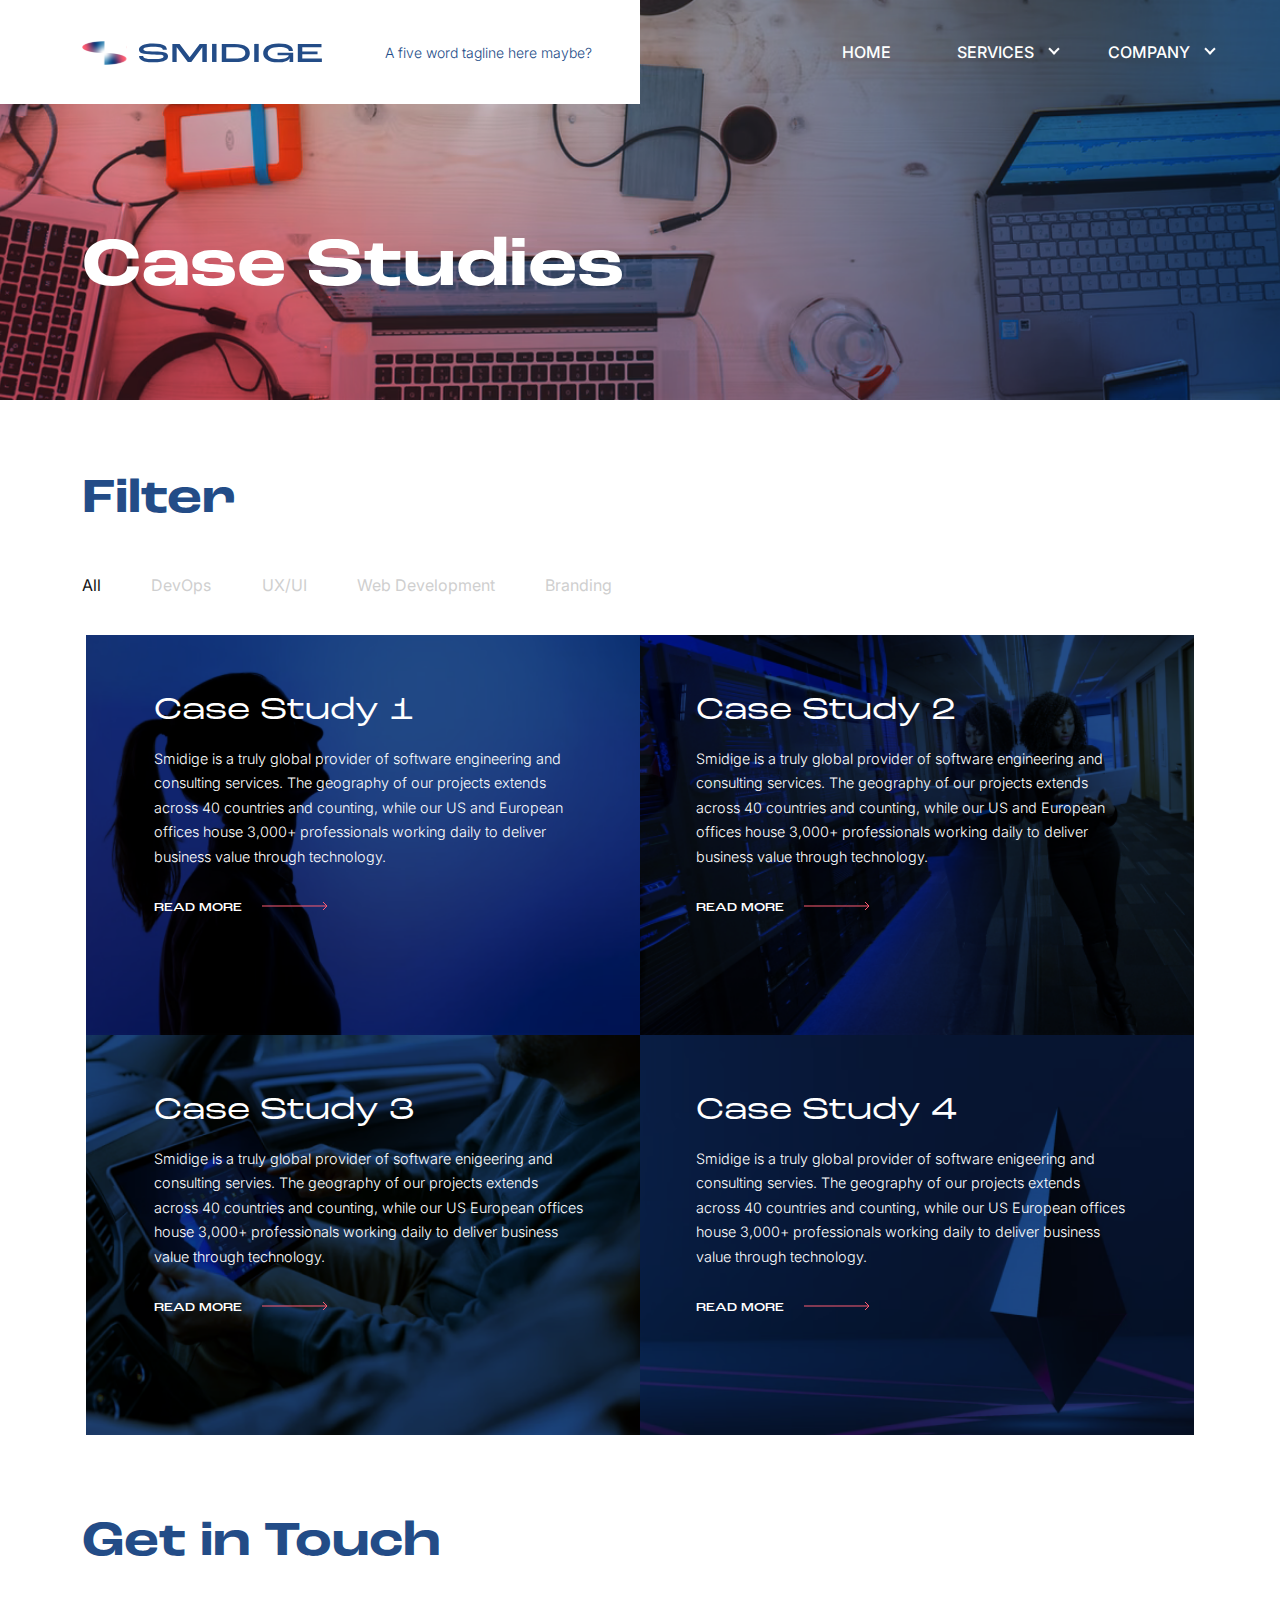
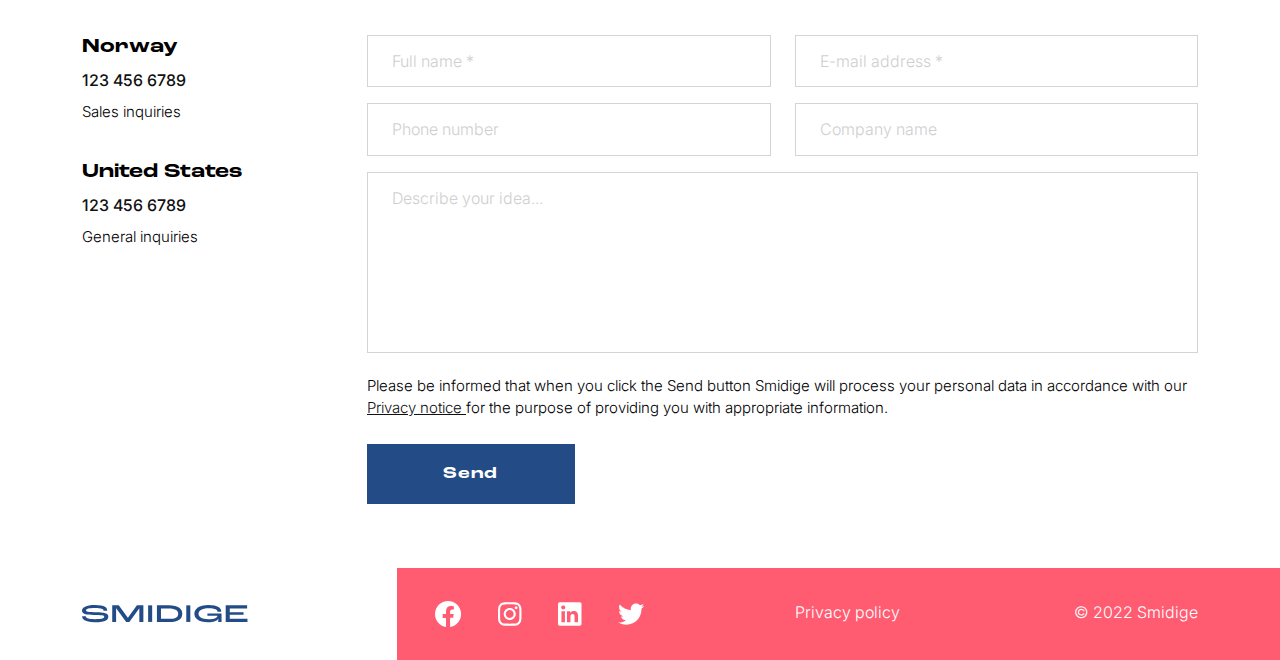
<file: case-studies.html>
<!DOCTYPE html>
<html lang="en">
	<head>
		<meta charset="UTF-8" />
		<meta http-equiv="X-UA-Compatible" content="IE=edge" />
		<meta name="theme-color" content="#fff" />
		<meta
			name="viewport"
			content="width=device-width, initial-scale=1.0, maximum-scale=3.0, user-scalable=0"
		/>
		<meta
			name="description"
			content="Smidige is a truly global provider of software engineering and consulting
		services. The geography of our projects extends across 40 countries and counting,
		while our US and European offices house 3,000+ professionals working daily to
		deliver business value through technology."
		/>
		<meta name="author" content="Smidige" />
		<meta name="robots" content="index, follow" />
		<link rel="icon" type="image/svg" href="images/logo-sign.svg" />
		<link rel="apple-touch-icon" type="image/svg" href="images/logo-sign.svg" />
		<link rel="canonical" href="https://www.smidige.com" />

		<title>
			Case Studies at Smidige - The geography of our projects extends across 40 countries and
			counting, with a number of 3,000+ professionals.
		</title>

		<!-- Bootstrap Grid CSS -->
		<link rel="stylesheet" href="css/bootstrap-grid.min.css" />
		<!-- Main CSS -->
		<link rel="stylesheet" href="css/main.css" />

		<!-- Preload hero image -->
		<link rel="preload" as="image" href="images/casestudies-hero-img.png" type="image/png" />

		<!-- Google Font -->
		<link rel="preconnect" href="https://fonts.googleapis.com" />
		<link rel="preconnect" href="https://fonts.gstatic.com" crossorigin />
		<link
			href="https://fonts.googleapis.com/css2?family=Inter:wght@200;300;400;500;600;700;800&display=swap"
			rel="stylesheet"
		/>
	</head>
	<body>
		<header class="hero-background hero-casestudies" style="background-image: url('images/casestudies-hero-img.png')">
			<nav class="navbar">
				<div class="container">
					<div class="row justify-content-between align-items-center">
						<!-- Brand -->
						<div class="col-10 col-md-6 col-xl-6 navbar-brand">
							<a href="index.html"><img src="images/logo.svg" alt="Smidige" class="logo" /></a>
							<span class="tagline">A five word tagline here maybe?</span>
						</div>

						<div class="hamburger-icon col-2 col-md-1 d-xl-none">
							<svg
								width="40"
								height="30"
								viewBox="0 0 40 30"
								fill="none"
								xmlns="http://www.w3.org/2000/svg"
							>
								<rect width="40" height="4" fill="#fff" />
								<rect y="13" width="40" height="4" fill="#fff" />
								<rect x="20" y="26" width="20" height="4" fill="#fff" />
							</svg>
						</div>
						<!-- Menu list -->
						<ul class="col-md-6 col-xl-4 nav" role="navigation">
							<li class="nav-item"><a href="index.html" class="nav-link">Home</a></li>
							<li class="nav-item dropdown" aria-haspopup="true">
								<!-- Services -->
								<a class="dropdown-link">Services</a>
								<div class="dropdown-menu" aria-label="submenu">
									<a href="service.html" class="nav-link">IT Consulting</a>
									<a href="service.html" class="nav-link">DevOps</a>
								</div>
							</li>
							<!--  -->

							<!-- Company -->
							<li class="nav-item dropdown" aria-haspopup="true">
								<a class="dropdown-link">Company</a>
								<div class="dropdown-menu" aria-label="submenu">
									<a href="case-studies.html" class="nav-link">Case Studies</a>
									<a href="about.html" class="nav-link">About Us</a>
									<a href="careers.html" class="nav-link">Careers</a>
									<a href="contact.html" class="nav-link">Contact</a>
								</div>
							</li>
						</ul>
					</div>
				</div>
			</nav>
			<!-- Hero Text -->
			<div class="container">
				<div class="col-xxl-9">
					<div class="hero-text">
						<h1 class="hero-title">Case Studies</h1>
					</div>
				</div>
			</div>
		</header>

		<main class="main case-study-page">
			<!-- Section 1 - Case studies -->
			<section class="section section-case-studies">
				<div class="container">
					<div class="row">
						<div class="col-lg-6">
							<h1 class="section-title">Filter</h1>
												<!--  -->
								<div class="tab-links d-flex justify-content-between mt-0" id="tab">
									<button class="link active" onclick="filterSelection('all')">All</button>
									<button class="link d-block" onclick="filterSelection('devops')">DevOps</button>
									<button class="link d-block" onclick="filterSelection('ux')">UX/UI</button>
									<button class="link d-block" onclick="filterSelection('web')">
										Web Development
									</button>
									<button class="link d-block" onclick="filterSelection('branding')">Branding</button>
								</div>
						</div>
					</div>

					<!-- Content -->
					<div class="row px-md-3 tab-content">
						<div></div>		
							<article class="col-lg-6 g-0 case-item tab-content-item devops">
								<img
									src="images/case-studies/case-1.png"
									alt="Forbes partner of Smidige"
									class="case-item-img"
								/>
								<div class="col-10 col-xxl-6 case-item-text">
									<h2 class="subtitle">Case Study 1</h2>
									<p>
										Smidige is a truly global provider of software engineering and consulting
										services. The geography of our projects extends across 40 countries and
										counting, while our US and European offices house 3,000+ professionals working
										daily to deliver business value through technology.
									</p>
									<a href="case-study-post.html" class="read-more">
										Read more
										<img src="images/icons/arrow-right.svg" alt="arrow-right" />
									</a>
								</div>
							</article>

							<article class="col-lg-6 g-0 case-item tab-content-item ux">
								<img
									src="images/case-studies/case-2.png"
									alt="Forbes partner of Smidige"
									class="case-item-img"
								/>
								<div class="col-10 col-xxl-6 case-item-text">
									<h2 class="subtitle">Case Study 2</h2>
									<p>
										Smidige is a truly global provider of software engineering and consulting
										services. The geography of our projects extends across 40 countries and
										counting, while our US and European offices house 3,000+ professionals working
										daily to deliver business value through technology.
									</p>
									<a href="case-study-post.html" class="read-more">
										Read more
										<img src="images/icons/arrow-right.svg" alt="arrow-right" />
									</a>
								</div>
							</article>

							<article class="col-lg-6 g-0 case-item tab-content-item web">
								<img
									src="images/case-studies/case-3.png"
									alt="Forbes partner of Smidige"
									class="case-item-img"
								/>
								<div class="col-10 col-xxl-6 case-item-text">
									<h2 class="subtitle">Case Study 3</h2>
									<p>
										Smidige is a truly global provider of software enigeering and consulting
										servies. The geography of our projects extends across 40 countries and counting,
										while our US European offices house 3,000+ professionals working daily to
										deliver business value through technology.
									</p>
									<a href="case-study-post.html" class="read-more">
										Read more
										<img src="images/icons/arrow-right.svg" alt="arrow-right" />
									</a>
								</div>
							</article>

							<article class="col-lg-6 g-0 case-item tab-content-item ux web branding">
								<img
									src="images/case-studies/case-4.png"
									alt="Forbes partner of Smidige"
									class="case-item-img"
								/>
								<div class="col-10 col-xxl-6 case-item-text">
									<h2 class="subtitle">Case Study 4</h2>
									<p>
										Smidige is a truly global provider of software enigeering and consulting
										servies. The geography of our projects extends across 40 countries and counting,
										while our US European offices house 3,000+ professionals working daily to
										deliver business value through technology.
									</p>
									<a href="case-study-post.html" class="read-more">
										Read more
										<img src="images/icons/arrow-right.svg" alt="arrow-right" />
									</a>
								</div>
							</article>
						</div>
					</div>
				</div>
			</section>

			<!-- Section 2 - Contact us -->
			<section class="section section-contact pt-2">
				<div class="container">
					<div class="row justify-content-between">
						<h1 class="section-title">Get in Touch</h1>
						<!-- Contact Details -->
						<div class="col-md-4 col-xl-3 mt-xl-4 d-flex d-md-block">
							<div class="col-6 col-md-12 addresses">
								<h2>Norway</h2>
								<strong><a href="tel:123 456 6789"> 123 456 6789</a></strong>
								<p class="mt-0">Sales inquiries</p>
							</div>
							<div class="col-6 col-md-12 addresses">
								<h2>United States</h2>
								<strong><a href="tel:123 456 6789"> 123 456 6789</a></strong>
								<p class="mt-0">General inquiries</p>
							</div>
						</div>
						<!-- Contact Form -->
						<div class="col-md-8 col-xl-9 mt-3 mt-xl-4">
							<form action="" method="POST" class="row form-group">
								<div class="col-lg-6">
									<input
										type="text"
										name="fullName"
										class="input-default"
										id="fullName"
										placeholder="Full name *"
										required
									/>
								</div>
								<div class="col-lg-6">
									<input
										type="email"
										name="email"
										class="input-default"
										id="email"
										placeholder="E-mail address *"
										required
									/>
								</div>
								<div class="col-lg-6">
									<input
										type="tel"
										name="phone"
										class="input-default"
										id="phone"
										placeholder="Phone number"
										required
									/>
								</div>
								<div class="col-lg-6">
									<input
										type="text"
										name="company"
										class="input-default"
										id="company"
										placeholder="Company name"
									/>
								</div>
								<div class="col-md-12">
									<textarea
										name="subject"
										id="subject"
										class="input-default"
										rows="8"
										placeholder="Describe your idea..."
									></textarea>
								</div>
								<p class="col-md-12 mb-4">
									Please be informed that when you click the Send button Smidige will process your
									personal data in accordance with our
									<a href="privacy.html">Privacy notice </a> for the purpose of providing you with
									appropriate information.
								</p>
								<div class="button-container">
									<button type="submit" name="submit" class="button button-primary col-6 col-xl-3">
										Send
									</button>
								</div>
							</form>
						</div>
					</div>
				</div>
			</section>
		</main>

		<footer>
			<div class="container">
				<div class="row justify-content-between">
					<div class="col-md-3 mb-2 mb-md-0">
						<img src="images/logo-footer.svg" alt="Smidige" />
					</div>
					<div class="col-md-9 mt-4 mt-md-0">
						<div class="row">
							<div class="col-md-6 social-media-icons ps-lg-5">
								<a href="#" target="_blank">
									<img src="images/icons/facebook.svg" alt="Smidige - Facebook" />
								</a>
								<a href="" target="_blank">
									<img src="images/icons/instagram.svg" alt="Smidige - Instagram" />
								</a>
								<a href="https://www.linkedin.com/company/smidige/about/" target="_blank">
									<img src="images/icons/linkedin.svg" alt="Smidige - Linkedin" />
								</a>
								<a href="https://twitter.com/smidigecom" target="_blank">
									<img src="images/icons/twitter.svg" alt="Smidige - Twitter" />
								</a>
							</div>
							<div class="col-md-3 mt-4 mt-md-0">
								<a href="privacy.html">Privacy policy</a>
							</div>
							<div class="col-md-3 mt-3 mt-md-0 copyright">&copy; 2022 Smidige</div>
						</div>
					</div>
				</div>
			</div>
		</footer>

	
		<script src="js/main.js"></script>
			<script>
			filterSelection("all");
		</script>
	</body>
</html>
</file>
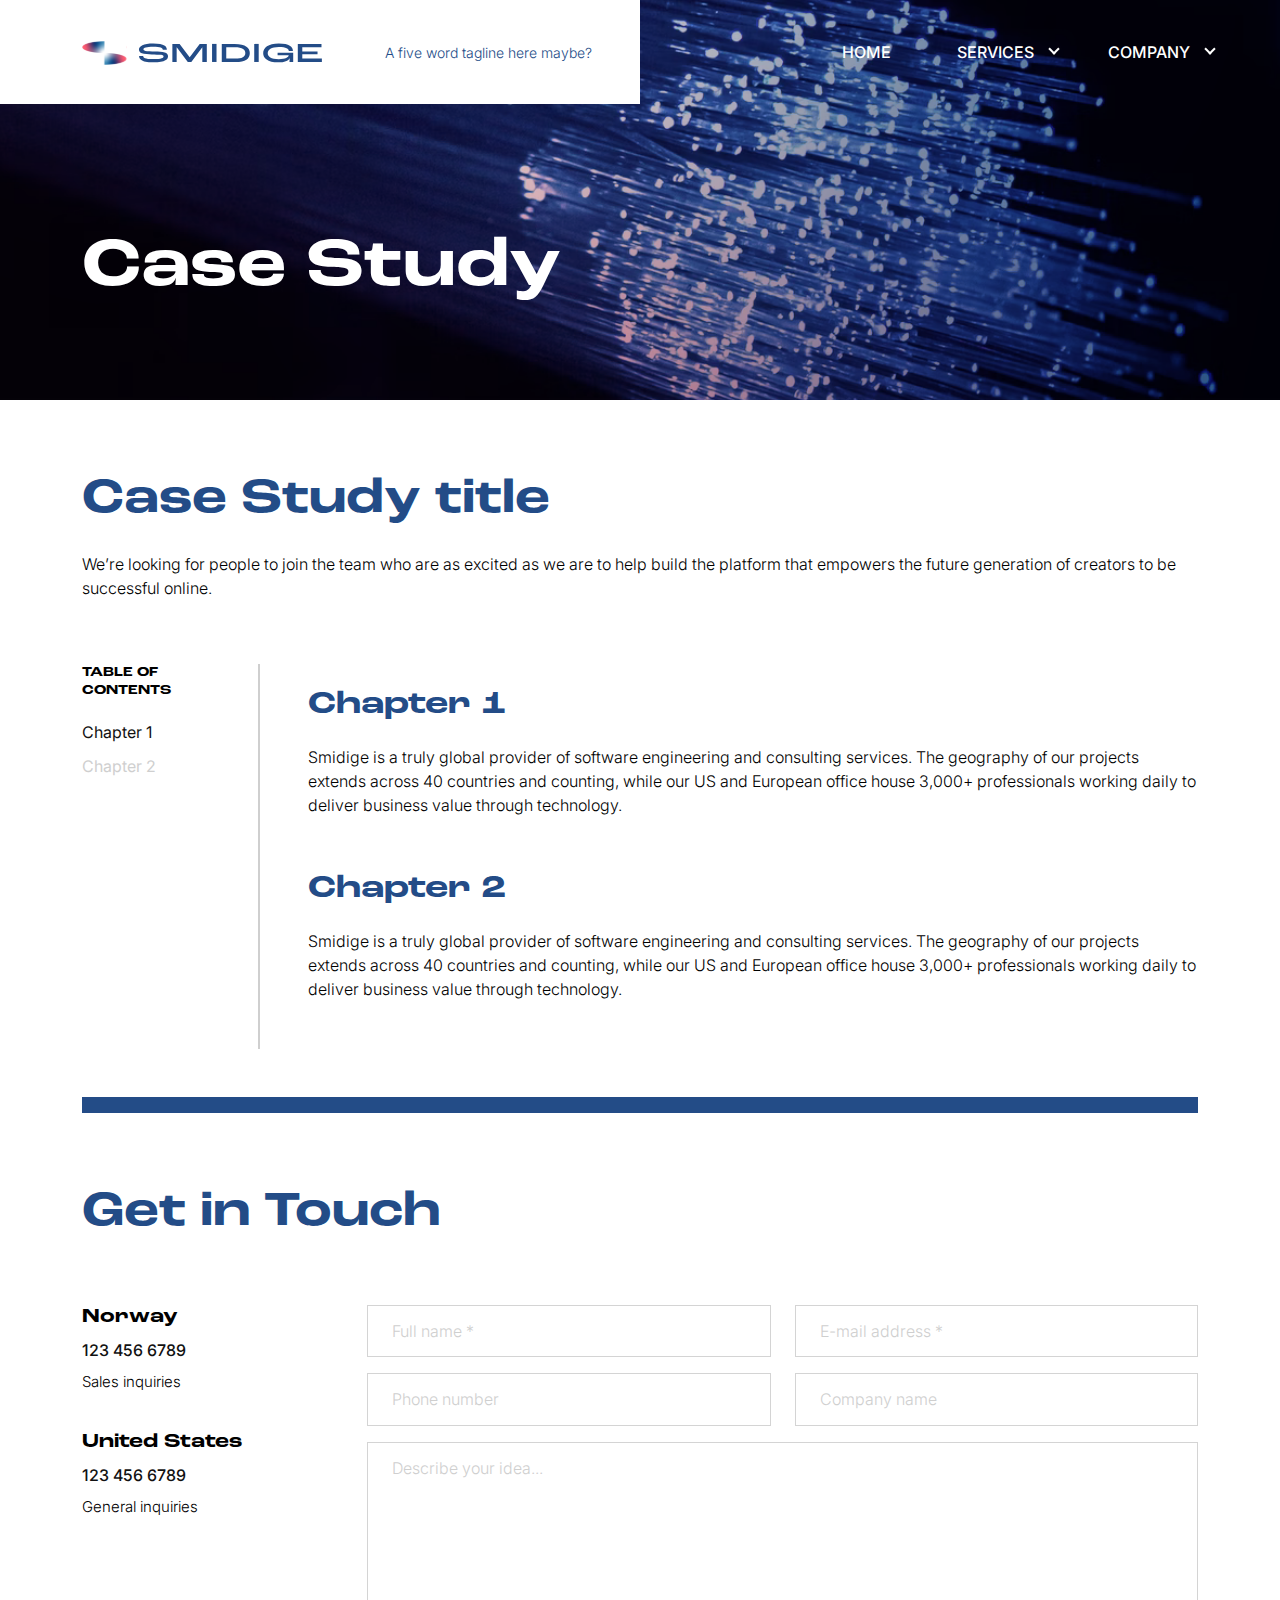
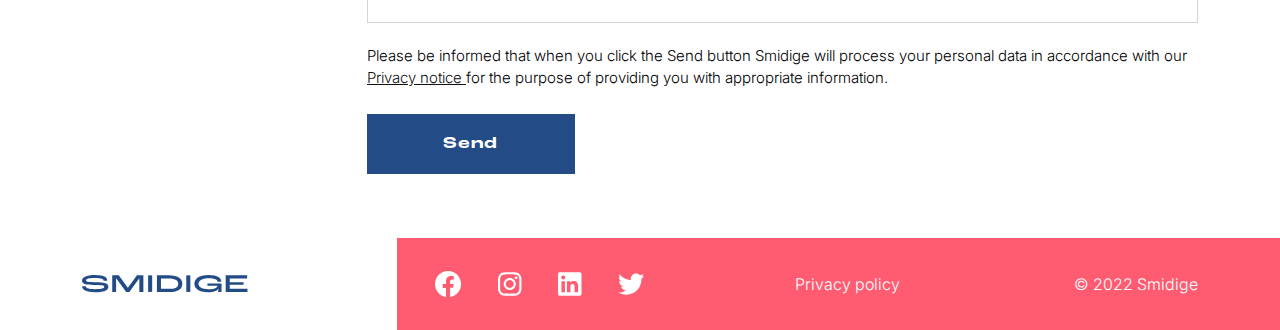
<file: case-study-post.html>
<!DOCTYPE html>
<html lang="en">
	<head>
		<meta charset="UTF-8" />
		<meta http-equiv="X-UA-Compatible" content="IE=edge" />
		<meta
			name="viewport"
			content="width=device-width, initial-scale=1.0, maximum-scale=3.0, user-scalable=0"
		/>
		<meta
			name="description"
			content="Smidige is a truly global provider of software enigeering and consulting services. The geography of our projects extends across 40 and counting, while our US and European offices house 3,000+ professionals working daily to deliver business value through technology."
		/>
		<meta name="author" content="Smidige" />
		<meta name="robots" content="index, follow" />
		<link rel="icon" type="image/svg" href="images/logo-sign.svg" />
		<link rel="apple-touch-icon" type="image/svg" href="images/logo-sign.svg" />
		<link rel="canonicial" href="https://www.smidige.com" />

		<title>Case Study Title - Smidige</title>

		<!-- Bootstrap Grid CSS -->
		<link rel="stylesheet" href="css/bootstrap-grid.min.css" />
		<!-- Main CSS -->
		<link rel="stylesheet" href="css/main.css" />

		<!-- Preload hero image -->
		<link rel="preload" as="image" href="images/case-hero-img.png" type="image/png" />

		<!-- Google Font -->
		<link rel="preconnect" href="https://fonts.googleapis.com" />
		<link rel="preconnect" href="https://fonts.gstatic.com" crossorigin />
		<link
			href="https://fonts.googleapis.com/css2?family=Inter:wght@200;300;400;500;600;700;800&display=swap"
			rel="stylesheet"
		/>
	</head>
	<body>
		<header
			class="hero-background hero-case"
			style="background-image: url('images/case-hero-img.png')"
		>
			<nav class="navbar">
				<div class="container">
					<div class="row justify-content-between align-items-center">
						<!-- Brand -->
						<div class="col-10 col-md-6 col-xl-6 navbar-brand">
							<a href="index.html"><img src="images/logo.svg" alt="Smidige" class="logo" /></a>
							<span class="tagline">A five word tagline here maybe?</span>
						</div>

						<div class="hamburger-icon col-2 col-md-1 d-xl-none">
							<svg
								width="40"
								height="30"
								viewBox="0 0 40 30"
								fill="none"
								xmlns="http://www.w3.org/2000/svg"
							>
								<rect width="40" height="4" fill="#fff" />
								<rect y="13" width="40" height="4" fill="#fff" />
								<rect x="20" y="26" width="20" height="4" fill="#fff" />
							</svg>
						</div>
						<!-- Menu list -->
						<ul class="col-md-6 col-xl-4 nav" role="navigation">
							<li class="nav-item"><a href="index.html" class="nav-link">Home</a></li>
							<li class="nav-item dropdown" aria-haspopup="true">
								<!-- Services -->
								<a class="dropdown-link">Services</a>
								<div class="dropdown-menu" aria-label="submenu">
									<a href="service.html" class="nav-link">IT Consulting</a>
									<a href="service.html" class="nav-link">DevOps</a>
								</div>
							</li>
							<!--  -->

							<!-- Company -->
							<li class="nav-item dropdown" aria-haspopup="true">
								<a class="dropdown-link">Company</a>
								<div class="dropdown-menu" aria-label="submenu">
									<a href="case-studies.html" class="nav-link">Case Studies</a>
									<a href="about.html" class="nav-link">About Us</a>
									<a href="careers.html" class="nav-link">Careers</a>
									<a href="contact.html" class="nav-link">Contact</a>
								</div>
							</li>
						</ul>
					</div>
				</div>
			</nav>
			<!-- Hero Text -->
			<div class="container">
				<div class="col-xxl-9">
					<div class="hero-text">
						<h1 class="hero-title">Case Study</h1>
					</div>
				</div>
			</div>
		</header>

		<main class="main">
			<section class="section">
				<div class="container">
					<div class="row">
						<div class="col-12">
							<h1 class="section-title mb-0">Case Study title</h1>
							<p>
								We’re looking for people to join the team who are as excited as we are to help build
								the platform that empowers the future generation of creators to be successful
								online.
							</p>
						</div>
					</div>

					<div class="row justify-content-between mt-5">
						<!-- Sidebar - Table of contents -->
						<aside class="col-md-2 border-right">
							<h5>TABLE OF CONTENTS</h5>
							<div class="tab-links pb-2">
								<button class="link active">Chapter 1</button>
								<button class="link d-block">Chapter 2</button>
							</div>
						</aside>

						<!-- Content -->
						<div class="col-md-10 ps-lg-5">
							<div class="tab-content">
								<div class="item mb-5">
									<h1 class="text-primary">Chapter 1</h1>
									<p>
										Smidige is a truly global provider of software engineering and consulting
										services. The geography of our projects extends across 40 countries and
										counting, while our US and European office house 3,000+ professionals working
										daily to deliver business value through technology.
									</p>
								</div>

								<div class="item mb-5">
									<h1 class="text-primary">Chapter 2</h1>
									<p>
										Smidige is a truly global provider of software engineering and consulting
										services. The geography of our projects extends across 40 countries and
										counting, while our US and European office house 3,000+ professionals working
										daily to deliver business value through technology.
									</p>
								</div>
							</div>
						</div>
					</div>

					<!-- Divider -->
					<div class="mt-5 py-2 bg-primary"></div>
					<!-- // Divider  -->
				</div>
			</section>

			<!-- Section - Contact US -->
			<section class="section section-contact pt-0">
				<div class="container">
					<div class="row justify-content-between">
						<h1 class="section-title">Get in Touch</h1>
						<!-- Contact Details -->
						<div class="col-md-4 col-xl-3 mt-xl-4 d-flex d-md-block">
							<div class="col-6 col-md-12 addresses">
								<h2>Norway</h2>
								<strong><a href="tel:123 456 6789"> 123 456 6789</a></strong>
								<p class="mt-0">Sales inquiries</p>
							</div>
							<div class="col-6 col-md-12 addresses">
								<h2>United States</h2>
								<strong><a href="tel:123 456 6789"> 123 456 6789</a></strong>
								<p class="mt-0">General inquiries</p>
							</div>
						</div>
						<!-- Contact Form -->
						<div class="col-md-8 col-xl-9 mt-3 mt-xl-4">
							<form action="" method="POST" class="row form-group">
								<div class="col-lg-6">
									<input
										type="text"
										name="fullName"
										class="input-default"
										id="fullName"
										placeholder="Full name *"
										required
									/>
								</div>
								<div class="col-lg-6">
									<input
										type="email"
										name="email"
										class="input-default"
										id="email"
										placeholder="E-mail address *"
										required
									/>
								</div>
								<div class="col-lg-6">
									<input
										type="tel"
										name="phone"
										class="input-default"
										id="phone"
										placeholder="Phone number"
										required
									/>
								</div>
								<div class="col-lg-6">
									<input
										type="text"
										name="company"
										class="input-default"
										id="company"
										placeholder="Company name"
									/>
								</div>
								<div class="col-md-12">
									<textarea
										name="subject"
										id="subject"
										class="input-default"
										rows="8"
										placeholder="Describe your idea..."
									></textarea>
								</div>
								<p class="col-md-12 mb-4">
									Please be informed that when you click the Send button Smidige will process your
									personal data in accordance with our
									<a href="privacy.html">Privacy notice </a> for the purpose of providing you with
									appropriate information.
								</p>
								<div class="button-container">
									<button type="submit" name="submit" class="button button-primary col-6 col-xl-3">
										Send
									</button>
								</div>
							</form>
						</div>
					</div>
				</div>
			</section>
		</main>

		<footer>
			<div class="container">
				<div class="row justify-content-between">
					<div class="col-lg-3 mb-2 mb-md-0">
						<img src="images/logo-footer.svg" alt="Smidige" />
					</div>
					<div class="col-lg-9 mt-4 mt-md-0">
						<div class="row align-items-center pt-5 pt-lg-0">
							<div class="col-md-6 social-media-icons ps-lg-5">
								<a href="images/icons/linkedin.svg" target="_blank">
									<img src="images/icons/facebook.svg" alt="Smidige - Facebook" />
								</a>
								<a href="images/icons/linkedin.svg" target="_blank">
									<img src="images/icons/instagram.svg" alt="Smidige - Instagram" />
								</a>
								<a href="https://www.linkedin.com/company/smidige/about/" target="_blank">
									<img src="images/icons/linkedin.svg" alt="Smidige - Linkedin" />
								</a>
								<a href="https://twitter.com/smidigecom" target="_blank">
									<img src="images/icons/twitter.svg" alt="Smidige - Twitter" />
								</a>
							</div>
							<div class="col-md-3 mt-4 mt-md-0"><a href="privacy.html">Privacy policy</a></div>
							<div class="col-md-3 mt-3 mt-md-0 copyright">&copy; 2022 Smidige</div>
						</div>
					</div>
				</div>
			</div>
		</footer>

		<script src="js/main.js"></script>
	</body>
</html>
</file>
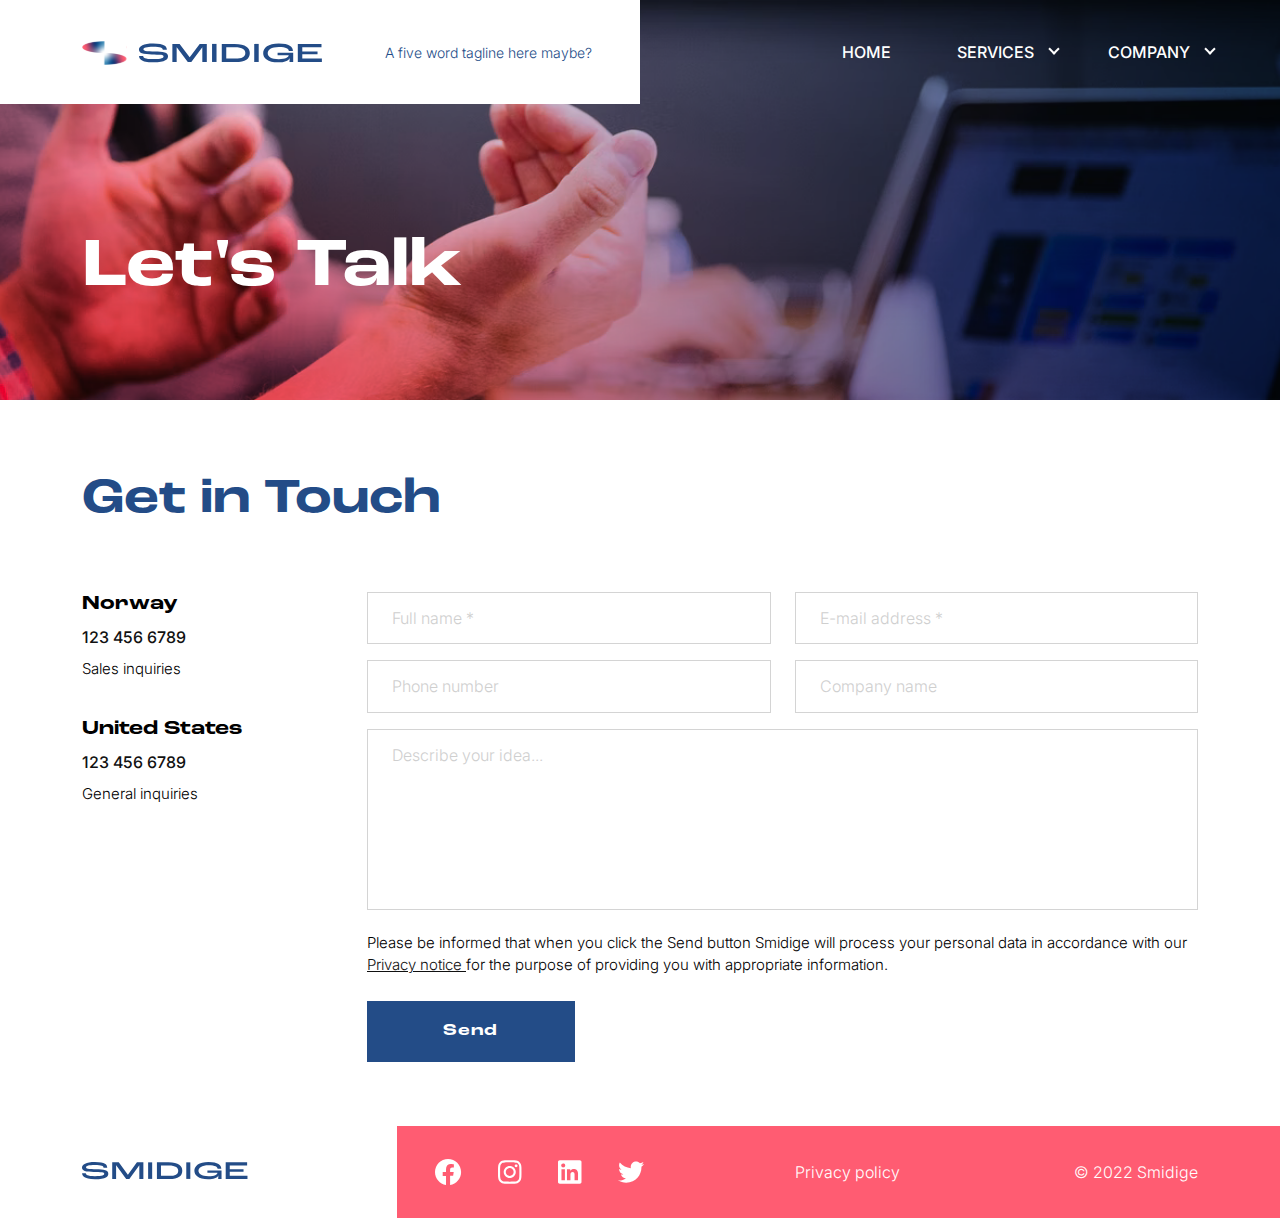
<file: contact.html>
<!DOCTYPE html>
<html lang="en">
	<head>
		<meta charset="UTF-8" />
		<meta http-equiv="X-UA-Compatible" content="IE=edge" />
		<meta name="theme-color" content="#fff" />
		<meta
			name="viewport"
			content="width=device-width, initial-scale=1.0, maximum-scale=3.0, user-scalable=0"
		/>
		<meta
			name="description"
			content="Smidige is a truly global provider of software engineering and consulting
		services. The geography of our projects extends across 40 countries and counting,
		while our US and European offices house 3,000+ professionals working daily to
		deliver business value through technology."
		/>
		<meta name="author" content="Smidige" />
		<meta name="robots" content="index, follow" />
		<link rel="icon" type="image/svg" href="images/logo-sign.svg" />
		<link rel="apple-touch-icon" type="image/svg" href="images/logo-sign.svg" />
		<link rel="canonical" href="https://www.smidige.com" />

		<title>
			Contact us - Smidige
		</title>

		<!-- Bootstrap Grid CSS -->
		<link rel="stylesheet" href="css/bootstrap-grid.min.css" />
		<!-- Main CSS -->
		<link rel="stylesheet" href="css/main.css" />

		<!-- Preload hero image -->
		<link rel="preload" as="image" href="images/contact-hero-img.png" type="image/png" />

		<!-- Google Font -->
		<link rel="preconnect" href="https://fonts.googleapis.com" />
		<link rel="preconnect" href="https://fonts.gstatic.com" crossorigin />
		<link
			href="https://fonts.googleapis.com/css2?family=Inter:wght@200;300;400;500;600;700;800&display=swap"
			rel="stylesheet"
		/>
	</head>
	<body>
		<header class="hero-background hero-contact" style="background-image: url('images/contact-hero-img.png')">
			<nav class="navbar">
				<div class="container">
					<div class="row justify-content-between align-items-center">
						<!-- Brand -->
						<div class="col-10 col-md-6 col-xl-6 navbar-brand">
							<a href="index.html"><img src="images/logo.svg" alt="Smidige" class="logo" /></a>
							<span class="tagline">A five word tagline here maybe?</span>
						</div>

						<div class="hamburger-icon col-2 col-md-1 d-xl-none">
							<svg
								width="40"
								height="30"
								viewBox="0 0 40 30"
								fill="none"
								xmlns="http://www.w3.org/2000/svg"
							>
								<rect width="40" height="4" fill="#fff" />
								<rect y="13" width="40" height="4" fill="#fff" />
								<rect x="20" y="26" width="20" height="4" fill="#fff" />
							</svg>
						</div>
						<!-- Menu list -->
						<ul class="col-md-6 col-xl-4 nav" role="navigation">
							<li class="nav-item"><a href="index.html" class="nav-link">Home</a></li>
							<li class="nav-item dropdown" aria-haspopup="true">
								<!-- Services -->
								<a class="dropdown-link">Services</a>	
								<div class="dropdown-menu" aria-label="submenu">
									<a href="service.html" class="nav-link">IT Consulting</a>
									<a href="service.html" class="nav-link">DevOps</a>
								</div>
							</li>
							<!--  -->
							
							<!-- Company -->
							<li class="nav-item dropdown" aria-haspopup="true">
								<a class="dropdown-link">Company</a>	
								<div class="dropdown-menu" aria-label="submenu">
									<a href="case-studies.html" class="nav-link">Case Studies</a>
									<a href="about.html" class="nav-link">About Us</a>
									<a href="careers.html" class="nav-link">Careers</a>
									<a href="contact.html" class="nav-link">Contact</a>
								</div>
							</li>
						</ul>
					</div>
				</div>
			</nav>
				<!-- Hero Text -->
				<div class="container">
					<div class="col-xxl-9">
						<div class="hero-text">
							<h1 class="hero-title">Let's Talk</h1>
						</div>
					</div>
				</div>
			</div>
		</header>


		<main class="main">
			<section class="section section-contact">
				<div class="container">
					<div class="row justify-content-between">
						<h1 class="section-title">Get in Touch</h1>
						<!-- Contact Details -->
						<div class="col-md-4 col-xl-3 mt-xl-4 d-flex d-md-block">
							<div class="col-6 col-md-12 addresses">
								<h2>Norway</h2>
								<strong><a href="tel:123 456 6789"> 123 456 6789</a></strong>
								<p class="mt-0">Sales inquiries</p>
							</div>
							<div class="col-6 col-md-12 addresses">
								<h2>United States</h2>
								<strong><a href="tel:123 456 6789"> 123 456 6789</a></strong>
								<p class="mt-0">General inquiries</p>
							</div>
						</div>
						<!-- Contact Form -->
						<div class="col-md-8 col-xl-9 mt-3 mt-xl-4">
							<form action="" method="POST" class="row form-group">
								<div class="col-lg-6">
									<input
										type="text"
										name="fullName"
										class="input-default"
										id="fullName"
										placeholder="Full name *"
										required
									/>
								</div>
								<div class="col-lg-6">
									<input
										type="email"
										name="email"
										class="input-default"
										id="email"
										placeholder="E-mail address *"
										required
									/>
								</div>
								<div class="col-lg-6">
									<input
										type="tel"
										name="phone"
										class="input-default"
										id="phone"
										placeholder="Phone number"
										required
									/>
								</div>
								<div class="col-lg-6">
									<input
										type="text"
										name="company"
										class="input-default"
										id="company"
										placeholder="Company name"
									/>
								</div>
								<div class="col-md-12">
									<textarea
										name="subject"
										id="subject"
										class="input-default"
										rows="8"
										placeholder="Describe your idea..."
									></textarea>
								</div>
								<p class="col-md-12 mb-4">
									Please be informed that when you click the Send button Smidige will process your
									personal data in accordance with our
									<a href="privacy.html">Privacy notice </a> for the purpose of providing you with
									appropriate information.
								</p>
								<div class="button-container">
									<button type="submit" name="submit" class="button button-primary col-6 col-xl-3">
										Send
									</button>
								</div>
							</form>
						</div>
					</div>
				</div>
			</section>
		</main>
		
		<footer>
			<div class="container">
				<div class="row justify-content-between">
					<div class="col-lg-3 mb-2 mb-md-0">
						<img src="images/logo-footer.svg" alt="Smidige" />
					</div>
					<div class="col-lg-9 mt-4 mt-md-0">
						<div class="row align-items-center pt-5 pt-lg-0">
							<div class="col-md-6 social-media-icons ps-lg-5">
								<a href="images/icons/linkedin.svg" target="_blank">
									<img src="images/icons/facebook.svg" alt="Smidige - Facebook" />
								</a>
								<a href="images/icons/linkedin.svg" target="_blank">
									<img src="images/icons/instagram.svg" alt="Smidige - Instagram" />
								</a>
								<a href="https://www.linkedin.com/company/smidige/about/" target="_blank">
									<img src="images/icons/linkedin.svg" alt="Smidige - Linkedin" />
								</a>
								<a href="https://twitter.com/smidigecom" target="_blank">
									<img src="images/icons/twitter.svg" alt="Smidige - Twitter" />
								</a>
							</div>
							<div class="col-md-3 mt-4 mt-md-0"><a href="privacy.html">Privacy policy</a></div>
							<div class="col-md-3 mt-3 mt-md-0 copyright">&copy; 2022 Smidige</div>
						</div>
					</div>
				</div>
			</div>
		</footer>
		
		<script src="js/main.js" defer></script>
	</body>
</html>
</file>
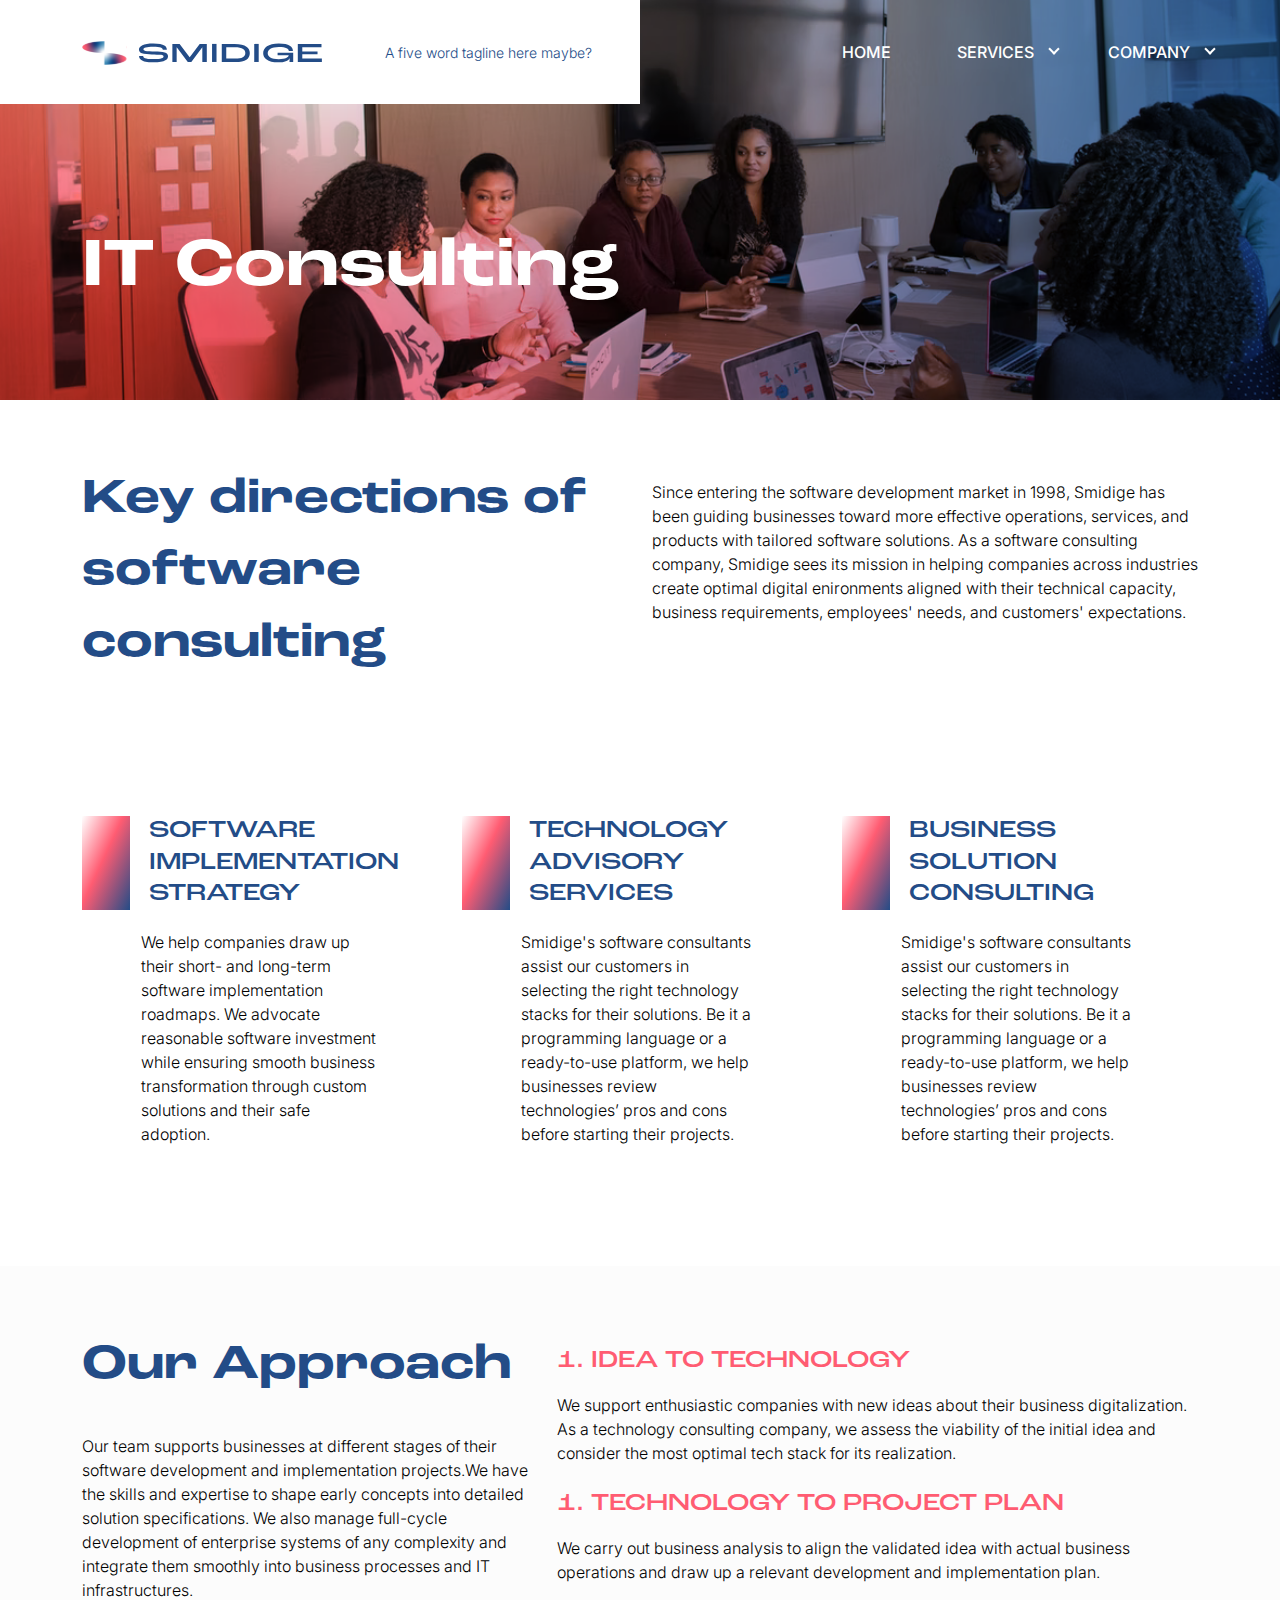
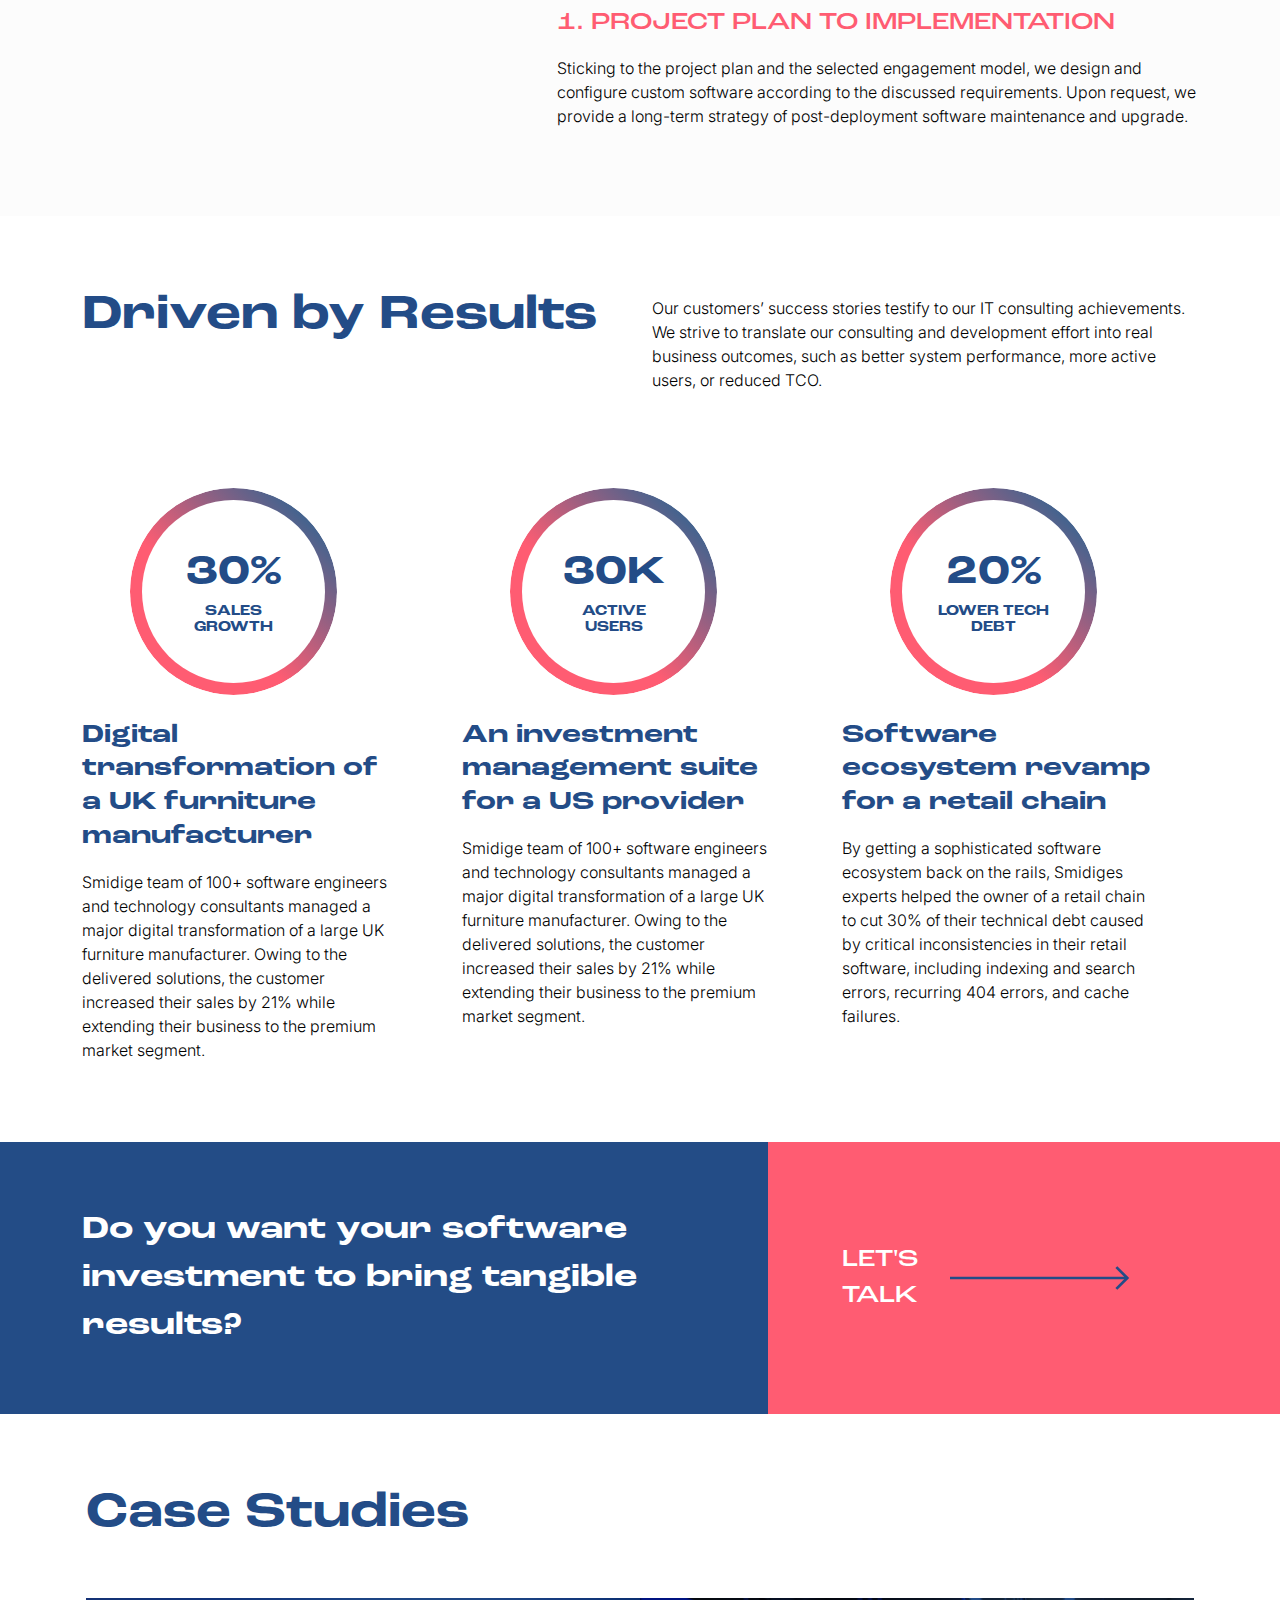
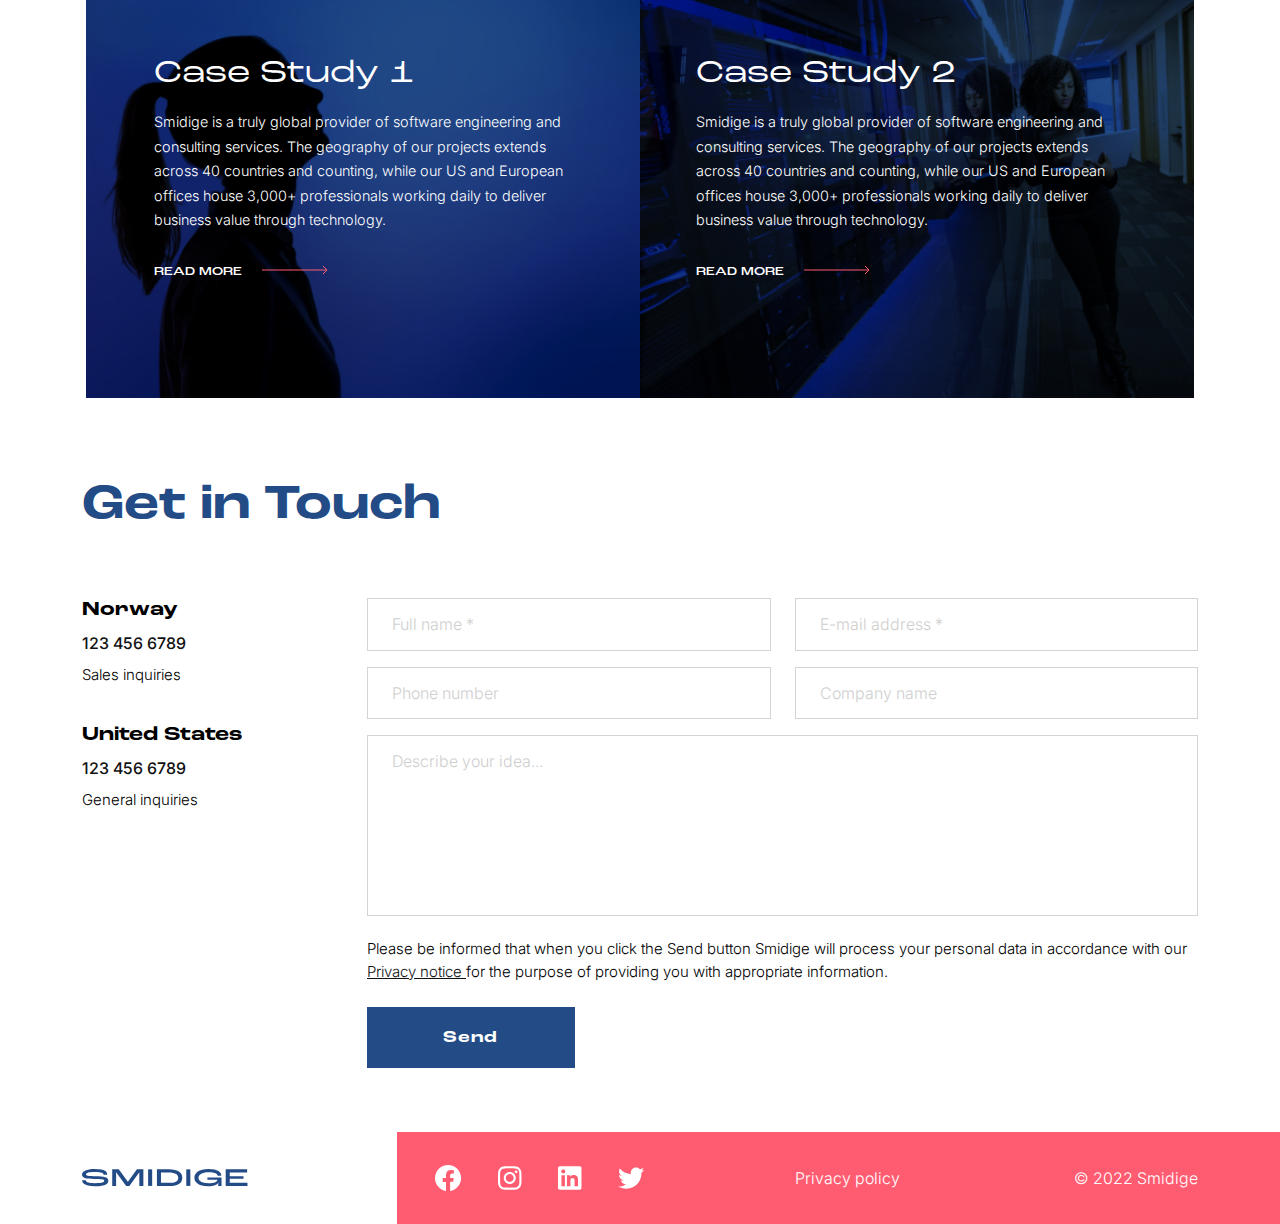
<file: service.html>
<!DOCTYPE html>
<html lang="en">
	<head>
		<meta charset="UTF-8" />
		<meta http-equiv="X-UA-Compatible" content="IE=edge" />
		<meta name="theme-color" content="#fff" />
		<meta
			name="viewport"
			content="width=device-width, initial-scale=1.0, maximum-scale=3.0, user-scalable=0"
		/>
		<meta
			name="description"
			content="Smidige is a truly global provider of software engineering and consulting
		services. The geography of our projects extends across 40 countries and counting,
		while our US and European offices house 3,000+ professionals working daily to
		deliver business value through technology."
		/>
		<meta name="author" content="Smidige" />
		<meta name="robots" content="index, follow" />
		<link rel="icon" type="image/svg" href="images/logo-sign.svg" />
		<link rel="apple-touch-icon" type="image/svg" href="images/logo-sign.svg" />
		<link rel="canonical" href="https://www.smidige.com" />

		<title>
			Services - Smidige is a truly global provider of software engineering and consulting services.
		</title>

		<!-- Bootstrap Grid CSS -->
		<link rel="stylesheet" href="css/bootstrap-grid.min.css" />
		<!-- Main CSS -->
		<link rel="stylesheet" href="css/main.css" />

		<!-- Preload hero image -->
		<link rel="preload" as="image" href="images/services-hero-img.png" type="image/png" />

		<!-- Google Font -->
		<link rel="preconnect" href="https://fonts.googleapis.com" />
		<link rel="preconnect" href="https://fonts.gstatic.com" crossorigin />
		<link
			href="https://fonts.googleapis.com/css2?family=Inter:wght@200;300;400;500;600;700;800&display=swap"
			rel="stylesheet"
		/>
	</head>
	<body>
		<header
			class="hero-background hero-service"
			style="background-image: url('images/services-hero-img.png')"
		>
			<nav class="navbar">
				<div class="container">
					<div class="row justify-content-between align-items-center">
						<!-- Brand -->
						<div class="col-10 col-md-6 col-xl-6 navbar-brand">
							<a href="index.html"><img src="images/logo.svg" alt="Smidige" class="logo" /></a>
							<span class="tagline">A five word tagline here maybe?</span>
						</div>

						<div class="hamburger-icon col-2 col-md-1 d-xl-none">
							<svg
								width="40"
								height="30"
								viewBox="0 0 40 30"
								fill="none"
								xmlns="http://www.w3.org/2000/svg"
							>
								<rect width="40" height="4" fill="#fff" />
								<rect y="13" width="40" height="4" fill="#fff" />
								<rect x="20" y="26" width="20" height="4" fill="#fff" />
							</svg>
						</div>
						<!-- Menu list -->
						<ul class="col-md-6 col-xl-4 nav" role="navigation">
							<li class="nav-item"><a href="index.html" class="nav-link">Home</a></li>
							<li class="nav-item dropdown" aria-haspopup="true">
								<!-- Services -->
								<a class="dropdown-link">Services</a>
								<div class="dropdown-menu" aria-label="submenu">
									<a href="service.html" class="nav-link">IT Consulting</a>
									<a href="service.html" class="nav-link">DevOps</a>
								</div>
							</li>
							<!--  -->

							<!-- Company -->
							<li class="nav-item dropdown" aria-haspopup="true">
								<a class="dropdown-link">Company</a>
								<div class="dropdown-menu" aria-label="submenu">
									<a href="case-studies.html" class="nav-link">Case Studies</a>
									<a href="about.html" class="nav-link">About Us</a>
									<a href="careers.html" class="nav-link">Careers</a>
									<a href="contact.html" class="nav-link">Contact</a>
								</div>
							</li>
						</ul>
					</div>
				</div>
			</nav>
			<!-- Hero Text -->
			<div class="container">
				<div class="col-xxl-9">
					<div class="hero-text">
						<h1 class="hero-title">IT Consulting</h1>
					</div>
				</div>
			</div>
		</header>

		<main class="main">
			<!-- Section 1 - Characteristics -->
			<section class="section section-characteristics">
				<div class="container">
					<div class="row justify-content-between">
						<div class="col-md-6">
							<h1 class="section-title">Key directions of software consulting</h1>
						</div>
						<div class="col-md-6">
							<p>
								Since entering the software development market in 1998, Smidige has been guiding
								businesses toward more effective operations, services, and products with tailored
								software solutions. As a software consulting company, Smidige sees its mission in
								helping companies across industries create optimal digital enironments aligned with
								their technical capacity, business requirements, employees' needs, and customers'
								expectations.
							</p>
						</div>
					</div>
					<!--  -->
					<div class="row justify-content-between pt-xl-3 mt-5">
						<div class="col-lg-4">
							<div class="card px-0">
								<h2 class="subtitle">Software Implementation Strategy</h2>
								<p class="col-xl-8 mx-auto">
									We help companies draw up their short- and long-term software implementation
									roadmaps. We advocate reasonable software investment while ensuring smooth
									business transformation through custom solutions and their safe adoption.
								</p>
							</div>
						</div>
						<div class="col-lg-4">
							<div class="card px-0">
								<h2 class="subtitle">Technology advisory services</h2>
								<p class="col-xl-8 mx-auto">
									Smidige's software consultants assist our customers in selecting the right
									technology stacks for their solutions. Be it a programming language or a
									ready-to-use platform, we help businesses review technologies’ pros and cons
									before starting their projects.
								</p>
							</div>
						</div>
						<div class="col-lg-4">
							<div class="card px-0">
								<h2 class="subtitle">Business solution consulting</h2>
								<p class="col-xl-8 mx-auto">
									Smidige's software consultants assist our customers in selecting the right
									technology stacks for their solutions. Be it a programming language or a
									ready-to-use platform, we help businesses review technologies’ pros and cons
									before starting their projects.
								</p>
							</div>
						</div>
					</div>
				</div>
			</section>

			<!-- Section 2 - Approach -->
			<section class="section section-values bg-lightgray">
				<div class="container">
					<div class="row justify-content-between">
						<div class="col-lg-5 pe-xxl-5">
							<h1 class="section-title">Our Approach</h1>
							<p>
								Our team supports businesses at different stages of their software development and
								implementation projects.We have the skills and expertise to shape early concepts
								into detailed solution specifications. We also manage full-cycle development of
								enterprise systems of any complexity and integrate them smoothly into business
								processes and IT infrastructures.
							</p>
						</div>
						<!--  -->
						<div class="col-lg-7 pt-3 px-xxl-5">
							<div class="card mb-4">
								<h2 class="subtitle text-secondary">1. IDEA TO TECHNOLOGY</h2>
								<p>
									We support enthusiastic companies with new ideas about their business
									digitalization. As a technology consulting company, we assess the viability of the
									initial idea and consider the most optimal tech stack for its realization.
								</p>
							</div>
							<div class="card mb-4">
								<h2 class="subtitle text-secondary">1. TECHNOLOGY TO PROJECT PLAN</h2>
								<p>
									We carry out business analysis to align the validated idea with actual business
									operations and draw up a relevant development and implementation plan.
								</p>
							</div>
							<div class="card mb-4">
								<h2 class="subtitle text-secondary">1. PROJECT PLAN TO IMPLEMENTATION</h2>
								<p>
									Sticking to the project plan and the selected engagement model, we design and
									configure custom software according to the discussed requirements. Upon request,
									we provide a long-term strategy of post-deployment software maintenance and
									upgrade.
								</p>
							</div>
						</div>
					</div>
				</div>
			</section>

			<!-- Section 3 - Results -->
			<section class="section section-results">
				<div class="container">
					<div class="row justify-content-between">
						<div class="col-md-6">
							<h1 class="section-title">Driven by Results</h1>
						</div>
						<div class="col-md-6">
							<p>
								Our customers’ success stories testify to our IT consulting achievements. We strive
								to translate our consulting and development effort into real business outcomes, such
								as better system performance, more active users, or reduced TCO.
							</p>
						</div>
					</div>

					<!-- Results -->
					<div class="row justify-content-between mt-md-5 pt-3">
						<div class="col-md-11 col-lg-4">
							<div class="card">
								<div class="number-container ms-5 mt-3">
									<h2>30%</h2>
									<span
										>Sales <br />
										growth</span
									>
								</div>
								<div class="card-body pe-xl-5">
									<h3>Digital transformation of a UK furniture manufacturer</h3>
									<p>
										Smidige team of 100+ software engineers and technology consultants managed a
										major digital transformation of a large UK furniture manufacturer. Owing to the
										delivered solutions, the customer increased their sales by 21% while extending
										their business to the premium market segment.
									</p>
								</div>
							</div>
						</div>

						<div class="col-md-11 col-lg-4">
							<div class="card">
								<div class="number-container ms-5 mt-3">
									<div class="text">
										<h2>30k</h2>
										<span
											>Active <br />
											users</span
										>
									</div>
								</div>
								<div class="card-body pe-xl-5">
									<h3>An investment management suite for a US provider</h3>
									<p>
										Smidige team of 100+ software engineers and technology consultants managed a
										major digital transformation of a large UK furniture manufacturer. Owing to the
										delivered solutions, the customer increased their sales by 21% while extending
										their business to the premium market segment.
									</p>
								</div>
							</div>
						</div>

						<div class="col-md-11 col-lg-4">
							<div class="card">
								<div class="number-container ms-5 mt-3">
									<h2>20%</h2>
									<span
										>Lower tech <br />
										debt</span
									>
								</div>
								<div class="card-body pe-xl-5">
									<h3>Software ecosystem revamp for a retail chain</h3>
									<p>
										By getting a sophisticated software ecosystem back on the rails, Smidiges
										experts helped the owner of a retail chain to cut 30% of their technical debt
										caused by critical inconsistencies in their retail software, including indexing
										and search errors, recurring 404 errors, and cache failures.
									</p>
								</div>
							</div>
						</div>
					</div>
				</div>
			</section>

			<!--  Section 4 - Letstalk-->
			<section class="section section-letstalk">
				<div class="container">
					<div class="row justify-content-between align-items-center">
						<div class="col-md-8 col-xl-7">
							<h1 class="text-white">
								Do you want your software investment to bring tangible results?
							</h1>
						</div>
						<div class="col-md-4 col-xl-4">
							<a href="contact.html" class="subtitle mt-5 mt-lg-0"
								>Let's
								<br />
								talk
								<img src="images/icons/arrow-right-blue.svg" alt="arrow-right"
							/></a>
						</div>
					</div>
				</div>
			</section>

			<!-- Section 5 - Case studies -->
			<section class="section section-case-studies">
				<div class="container">
					<div class="row px-md-3">
						<h1 class="section-title mb-4 mb-md-5 px-md-0">Case Studies</h1>

						<article class="col-lg-6 g-0 case-item">
							<img
								src="images/case-studies/case-1.png"
								alt="Forbes partner of Smidige"
								class="case-item-img"
							/>
							<div class="col-10 col-xxl-6 case-item-text">
								<h2 class="subtitle">Case Study 1</h2>
								<p>
									Smidige is a truly global provider of software engineering and consulting
									services. The geography of our projects extends across 40 countries and counting,
									while our US and European offices house 3,000+ professionals working daily to
									deliver business value through technology.
								</p>
								<a href="case-study-post.html" class="read-more">
									Read more
									<img src="images/icons/arrow-right.svg" alt="arrow-right" />
								</a>
							</div>
						</article>

						<article class="col-lg-6 g-0 case-item">
							<img
								src="images/case-studies/case-2.png"
								alt="Forbes partner of Smidige"
								class="case-item-img"
							/>
							<div class="col-10 col-xxl-6 case-item-text">
								<h2 class="subtitle">Case Study 2</h2>
								<p>
									Smidige is a truly global provider of software engineering and consulting
									services. The geography of our projects extends across 40 countries and counting,
									while our US and European offices house 3,000+ professionals working daily to
									deliver business value through technology.
								</p>
								<a href="case-study-post.html" class="read-more">
									Read more
									<img src="images/icons/arrow-right.svg" alt="arrow-right" />
								</a>
							</div>
						</article>
					</div>
				</div>
			</section>

			<!-- Section 6 - Contact us -->
			<section class="section section-contact pt-2">
				<div class="container">
					<div class="row justify-content-between">
						<h1 class="section-title">Get in Touch</h1>
						<!-- Contact Details -->
						<div class="col-md-4 col-xl-3 mt-xl-4 d-flex d-md-block">
							<div class="col-6 col-md-12 addresses">
								<h2>Norway</h2>
								<strong><a href="tel:123 456 6789"> 123 456 6789</a></strong>
								<p class="mt-0">Sales inquiries</p>
							</div>
							<div class="col-6 col-md-12 addresses">
								<h2>United States</h2>
								<strong><a href="tel:123 456 6789"> 123 456 6789</a></strong>
								<p class="mt-0">General inquiries</p>
							</div>
						</div>
						<!-- Contact Form -->
						<div class="col-md-8 col-xl-9 mt-3 mt-xl-4">
							<form action="" method="POST" class="row form-group">
								<div class="col-lg-6">
									<input
										type="text"
										name="fullName"
										class="input-default"
										id="fullName"
										placeholder="Full name *"
										required
									/>
								</div>
								<div class="col-lg-6">
									<input
										type="email"
										name="email"
										class="input-default"
										id="email"
										placeholder="E-mail address *"
										required
									/>
								</div>
								<div class="col-lg-6">
									<input
										type="tel"
										name="phone"
										class="input-default"
										id="phone"
										placeholder="Phone number"
										required
									/>
								</div>
								<div class="col-lg-6">
									<input
										type="text"
										name="company"
										class="input-default"
										id="company"
										placeholder="Company name"
									/>
								</div>
								<div class="col-md-12">
									<textarea
										name="subject"
										id="subject"
										class="input-default"
										rows="8"
										placeholder="Describe your idea..."
									></textarea>
								</div>
								<p class="col-md-12 mb-4">
									Please be informed that when you click the Send button Smidige will process your
									personal data in accordance with our
									<a href="privacy.html">Privacy notice </a> for the purpose of providing you with
									appropriate information.
								</p>
								<div class="button-container">
									<button type="submit" name="submit" class="button button-primary col-6 col-xl-3">
										Send
									</button>
								</div>
							</form>
						</div>
					</div>
				</div>
			</section>
		</main>

		<footer>
			<div class="container">
				<div class="row justify-content-between">
					<div class="col-lg-3 mb-2 mb-md-0">
						<img src="images/logo-footer.svg" alt="Smidige" />
					</div>
					<div class="col-lg-9 mt-4 mt-md-0">
						<div class="row align-items-center pt-5 pt-lg-0">
							<div class="col-md-6 social-media-icons ps-lg-5">
								<a href="images/icons/linkedin.svg" target="_blank">
									<img src="images/icons/facebook.svg" alt="Smidige - Facebook" />
								</a>
								<a href="images/icons/linkedin.svg" target="_blank">
									<img src="images/icons/instagram.svg" alt="Smidige - Instagram" />
								</a>
								<a href="https://www.linkedin.com/company/smidige/about/" target="_blank">
									<img src="images/icons/linkedin.svg" alt="Smidige - Linkedin" />
								</a>
								<a href="https://twitter.com/smidigecom" target="_blank">
									<img src="images/icons/twitter.svg" alt="Smidige - Twitter" />
								</a>
							</div>
							<div class="col-md-3 mt-4 mt-md-0"><a href="privacy.html">Privacy policy</a></div>
							<div class="col-md-3 mt-3 mt-md-0 copyright">&copy; 2022 Smidige</div>
						</div>
					</div>
				</div>
			</div>
		</footer>

		<script src="js/main.js"></script>
	</body>
</html>
</file>
<file: css/main.css>
@font-face{font-family:"Roc Grotesk";font-weight:400;font-style:normal;src:url("../fonts/Roc-Grotesk-Wide-Regular.otf")}@font-face{font-family:"Roc Grotesk";font-weight:500;font-style:normal;src:url("../fonts/Roc-Grotesk-Wide-Medium.otf")}@font-face{font-family:"Roc Grotesk";font-weight:700;font-style:normal;src:url("../fonts/Roc-Grotesk-Wide-Bold.otf")}*,*::before,*::after{-webkit-box-sizing:border-box;box-sizing:border-box}html{line-height:1.5;-webkit-text-size-adjust:100%;scroll-behavior:smooth;height:-webkit-fill-available}body{margin:0}main{display:block}h1{font-size:2em;margin:0.4px 0}h2,h3,h4,h5,h5{margin:0 0 4px 0;line-height:1.3}hr{-webkit-box-sizing:content-box;box-sizing:content-box;height:0;overflow:visible}pre{font-family:monospace, monospace;font-size:1em}a{background-color:transparent;text-decoration:none}abbr[title]{border-bottom:none;text-decoration:underline;-webkit-text-decoration:underline dotted;text-decoration:underline dotted}b,strong{font-weight:bolder}code,kbd,samp{font-family:monospace, monospace;font-size:1em}small{font-size:80%}sub,sup{font-size:75%;line-height:0;position:relative;vertical-align:baseline}sub{bottom:-0.25em}sup{top:-0.5em}ul{margin:0}img{border-style:none;max-width:100%}button,input,optgroup,select,textarea{font-family:inherit;font-size:100%;line-height:1.15;margin:0}button,input{overflow:visible}button,select{text-transform:none}button,[type="button"],[type="reset"],[type="submit"]{-webkit-appearance:button}button::-moz-focus-inner,[type="button"]::-moz-focus-inner,[type="reset"]::-moz-focus-inner,[type="submit"]::-moz-focus-inner{border-style:none;padding:0}button:-moz-focusring,[type="button"]:-moz-focusring,[type="reset"]:-moz-focusring,[type="submit"]:-moz-focusring{outline:1px dotted ButtonText}fieldset{padding:0.35em 0.75em 0.625em}legend{-webkit-box-sizing:border-box;box-sizing:border-box;color:inherit;display:table;max-width:100%;padding:0;white-space:normal}progress{vertical-align:baseline}textarea{overflow:auto}[type="checkbox"],[type="radio"]{-webkit-box-sizing:border-box;box-sizing:border-box;padding:0}[type="number"]::-webkit-inner-spin-button,[type="number"]::-webkit-outer-spin-button{height:auto}[type="search"]{-webkit-appearance:textfield;outline-offset:-2px}[type="search"]::-webkit-search-decoration{-webkit-appearance:none}::-webkit-file-upload-button{-webkit-appearance:button;font:inherit}details{display:block}summary{display:list-item}template{display:none}[hidden]{display:none}body{font-family:"Inter","Open Sans","Segoe UI",BlinkMacSystemFont,"Roboto",sans-serif;font-size:16px;background:#fff}@media screen and (max-width: 768.5px){p,i{font-size:14px;line-height:1.3}}.text-primary{color:#234c87 !important}.text-secondary{color:#ff5c72 !important}.text-gray{color:#cfcfcf !important}.text-white{color:#fff !important}.bg-primary{background:#234c87 !important}.bg-secondary{background:#ff5c72 !important}.bg-gray{background:#cfcfcf !important}.bg-lightgray{background:#fcfcfc !important}.bg-white{background:#fff !important}.border-right{border-right:2px solid #cfcfcf}.text-left{text-align:left !important}.text-right{text-align:right !important}.text-center{text-align:center !important}@media screen and (max-width: 768.5px){.text-sm-center{text-align:center}}h1,h2,h3,h4,h5,h6,.hero-title,.section-title,.subtitle{font-family:"Roc Grotesk",sans-serif;-webkit-font-smoothing:antialiased}.subtitle{font-size:1.5rem;font-weight:500}.line-clamp,.line-clamp-3,.line-clamp-4{display:-webkit-box;-webkit-box-orient:vertical;overflow:hidden}.line-clamp-3{-webkit-line-clamp:3}.line-clamp-4{-webkit-line-clamp:4}.button{padding:1.2rem 2rem;border:0;border-radius:0px;font-family:"Roc Grotesk",sans-serif;font-size:1rem;font-weight:600;text-align:center;letter-spacing:1px;vertical-align:middle;cursor:pointer;opacity:1;-webkit-transition:all 200ms linear;transition:all 200ms linear}.button:hover{opacity:0.95;-webkit-box-shadow:rgba(0,0,0,0.08) 0px 4px 12px;box-shadow:rgba(0,0,0,0.08) 0px 4px 12px}.button:focus,.button.focus{-webkit-box-shadow:rgba(0,0,0,0.08) 0px 4px 12px;box-shadow:rgba(0,0,0,0.08) 0px 4px 12px}.button-primary{background-color:#234c87;border:2px solid #234c87;color:#fff}.button-primary:hover{background:transparent;color:#234c87}.button-secondary{background-color:#ff5c72;border:2px solid #ff5c72;color:#234c87}.button-secondary:hover{background:transparent;color:#ff5c72}.button-tertiary{background-color:#fff;border:2px solid #fff;color:#234c87}.button-tertiary:hover{background:transparent;color:#fff}.input-default{width:100%;margin-bottom:1rem;padding:1rem 1.5rem;outline-color:#ff5c72;background:transparent;background-clip:padding-box;border:1px solid #d4d4d4;color:#373636;font-size:1rem;font-weight:300;border-radius:0;-webkit-transition:border-color 0.2s ease-in-out, -webkit-box-shadow 0.2s ease-in-out;transition:border-color 0.2s ease-in-out, -webkit-box-shadow 0.2s ease-in-out;transition:border-color 0.2s ease-in-out, box-shadow 0.2s ease-in-out;transition:border-color 0.2s ease-in-out, box-shadow 0.2s ease-in-out, -webkit-box-shadow 0.2s ease-in-out}.input-default:focus{border-color:#ff5c72;outline:0 none}.input-default.placeholder{color:#cfcfcf}.input-default:-moz-placeholder{color:#cfcfcf}.input-default::-moz-placeholder{color:#cfcfcf}.input-default:-ms-input-placeholder{color:#cfcfcf}.input-default::-webkit-input-placeholder{color:#cfcfcf}textarea{resize:none}.tab-links{overflow:hidden;margin:1rem 0}@media screen and (max-width: 500px){.tab-links{overflow-x:scroll}}.tab-links .link{padding:0.5rem 0;margin-right:1rem;border:none;outline:none;cursor:pointer;-webkit-transition:all 0.3s ease-out;transition:all 0.3s ease-out;color:#cfcfcf;background:transparent}@media screen and (max-width: 500px){.tab-links .link{font-size:14px}}.tab-links .link:hover,.tab-links .link.active{color:#111}.section-services .tab-links .link:hover,.section-services .tab-links .link.active{color:#ff5c72}.tab-content{padding-top:1rem;background:transparent}.tab-content-item{display:none;-webkit-transition:all 0.3s ease-out;transition:all 0.3s ease-out}.tab-content details{padding:1rem 1.5rem;margin-bottom:1rem}.tab-content details:nth-child(odd){background:#fcfcfc}.tab-content summary{display:-webkit-box;display:-ms-flexbox;display:flex;-webkit-box-pack:justify;-ms-flex-pack:justify;justify-content:space-between;-webkit-box-align:center;-ms-flex-align:center;align-items:center;cursor:pointer}.tab-content summary::-webkit-details-marker{display:none}.tab-content summary h4,.tab-content summary .apply-link{font-weight:500;font-size:14px}.tab-content summary h4{text-transform:uppercase}.tab-content summary .apply-link{font-family:"Roc Grotesk",sans-serif;color:#111}.tab-content summary .apply-link img{margin-left:1rem}.tab-content .job-description{margin-top:1rem;font-weight:300}.show{display:block}.navbar{padding:2rem 0;background:rgba(255,255,255,0);background:-webkit-gradient(linear, left top, right top, color-stop(50%, #fff), color-stop(50%, rgba(255,92,114,0)), to(rgba(255,92,114,0)));background:linear-gradient(90deg, #fff 50%, rgba(255,92,114,0) 50%, rgba(255,92,114,0) 100%)}.navbar .navbar-brand{display:-webkit-box;display:-ms-flexbox;display:flex;-ms-flex-wrap:wrap;flex-wrap:wrap;-webkit-box-align:center;-ms-flex-align:center;align-items:center;-webkit-box-pack:justify;-ms-flex-pack:justify;justify-content:space-between;padding-right:3rem}.navbar .navbar-brand .logo{max-width:240px;vertical-align:middle}.navbar .navbar-brand .tagline{color:#234c87;font-size:14px;font-weight:300}.navbar .nav{display:-webkit-box;display:-ms-flexbox;display:flex;-webkit-box-pack:justify;-ms-flex-pack:justify;justify-content:space-between;-webkit-box-align:center;-ms-flex-align:center;align-items:center;list-style:none}.navbar .nav-item{position:relative;color:#fff;text-transform:uppercase;font-weight:500}.navbar .nav-item:hover,.navbar .nav-item:focus-within{cursor:pointer}.navbar .nav-link{color:#fff}.navbar .dropdown-link{padding-top:0.5rem;padding-bottom:0.5rem;display:-webkit-box;display:-ms-flexbox;display:flex;-webkit-box-pack:justify;-ms-flex-pack:justify;justify-content:space-between}.navbar .dropdown-link::after{display:inline-block;content:"";position:relative;border-style:solid;border-width:0.15rem 0.15rem 0 0;width:0.5rem;height:0.5rem;left:1rem;top:0.3rem;-webkit-transform:rotate(135deg);transform:rotate(135deg);vertical-align:top}.navbar .dropdown.active .dropdown-menu{visibility:visible;opacity:1;-webkit-transform:translateY(0);transform:translateY(0);pointer-events:auto}.navbar .dropdown-menu{position:absolute;left:0;top:10;padding:1rem 1.2rem;min-width:180px;background:#fff;-webkit-box-shadow:0px 4px 16px 0px rgba(0,0,0,0.11);box-shadow:0px 4px 16px 0px rgba(0,0,0,0.11);visibility:hidden;opacity:0;pointer-events:none;line-height:2;z-index:99;-webkit-transform:translateY(-10px);transform:translateY(-10px);-webkit-transition:all 100ms ease-in-out;transition:all 100ms ease-in-out}.navbar .dropdown-menu .nav-link{color:#234c87;text-transform:capitalize;display:block}.navbar .dropdown-menu .nav-link:hover{text-decoration:underline}@media screen and (max-width: 1024.5px){.navbar{position:relative;background:-webkit-gradient(linear, left top, right top, color-stop(75%, #fff), color-stop(75%, rgba(255,92,114,0)), color-stop(25%, rgba(255,92,114,0)));background:linear-gradient(90deg, #fff 75%, rgba(255,92,114,0) 75%, rgba(255,92,114,0) 25%)}.navbar .nav{display:none}.navbar-brand .tagline{display:none}.navbar.toggled{position:relative;width:100%;height:100vh;z-index:999;background:#fff}.navbar.toggled svg rect{fill:#234c87 !important}.navbar.toggled .nav{display:-webkit-box;display:-ms-flexbox;display:flex;-webkit-box-orient:vertical;-webkit-box-direction:normal;-ms-flex-direction:column;flex-direction:column;-webkit-box-pack:start;-ms-flex-pack:start;justify-content:flex-start;-webkit-box-align:start;-ms-flex-align:start;align-items:flex-start;margin-top:2rem}.navbar.toggled .nav-item{color:#234c87;padding:1rem 0.5rem;width:95%;text-align:left}.navbar.toggled .nav-item .dropdown-content,.navbar.toggled .nav-item .dropdown-menu{width:100%;left:0}.navbar.toggled .nav-link{color:#234c87}}footer{padding:2rem 0;color:#fff;font-weight:300;-webkit-box-align:center;-ms-flex-align:center;align-items:center;background:#ff5c72;background:-webkit-gradient(linear, left top, right top, color-stop(31%, #fff), color-stop(31%, #ff5c72), color-stop(69%, #ff5c72));background:linear-gradient(90deg, #fff 31%, #ff5c72 31%, #ff5c72 69%)}@media screen and (max-width: 768.5px){footer{text-align:center;background:#ff5c72;background:-webkit-gradient(linear, left top, left bottom, color-stop(35%, #fff), color-stop(35%, #ff5c72), color-stop(65%, #ff5c72));background:linear-gradient(180deg, #fff 35%, #ff5c72 35%, #ff5c72 65%)}}@media screen and (min-width: 768.5px){footer .copyright{text-align:right}}@media screen and (min-width: 1800px){footer{background:-webkit-gradient(linear, left top, right top, color-stop(33.33%, #fff), color-stop(33.33%, #ff5c72), color-stop(67%, #ff5c72));background:linear-gradient(90deg, #fff 33.33%, #ff5c72 33.33%, #ff5c72 67%)}}footer img{vertical-align:middle}footer a{color:#fff}footer a:hover{color:#234c87}footer .social-media-icons img{margin-left:2rem}.hero-background{background-size:cover;background-repeat:no-repeat;background-position:center center;position:relative}.hero-background .hero-text{margin-top:10%}@media screen and (max-width: 768.5px){.hero-background .hero-text{text-align:center;margin-top:20%}}.hero-background .hero-text .hero-title{font-family:"Roc Grotesk",sans-serif;font-size:68px;text-transform:capitalize;color:#fff;margin-bottom:3rem}@media screen and (max-width: 1024.5px){.hero-background .hero-text .hero-title{font-size:52px;line-height:1.4;word-wrap:break-word}}.hero-home{min-height:85vh}@media screen and (min-width: 768.5px) and (max-width: 1024px){.hero-home{min-height:50vh !important}}@media screen and (max-width: 500px){.hero-home{min-height:100vh !important}}.hero-home .hero-text{margin-top:18%}.hero-service,.hero-casestudies,.hero-case,.hero-about,.hero-careers,.hero-contact{min-height:400px}@media screen and (min-width: 500px) and (max-width: 1024px){.hero-service,.hero-casestudies,.hero-case,.hero-about,.hero-careers,.hero-contact{min-height:40vh !important}.hero-service .hero-text,.hero-casestudies .hero-text,.hero-case .hero-text,.hero-about .hero-text,.hero-careers .hero-text,.hero-contact .hero-text{margin-top:20%}}.hero-service{background-image:url("../images/services-hero-img.png")}.hero-casestudies{background-image:url("../images/casestudies-hero-img.png")}.hero-case{background-image:url("../images/case-hero-img.png")}.hero-about{background-image:url("../images/about-hero-img.png")}.hero-careers{background-image:url("../images/contact-hero-img.png")}.hero-contact{background-image:url("../images/career-hero-img.png")}.section{padding:4rem 0}.section-title{margin-bottom:2rem;font-family:"Roc Grotesk",sans-serif;font-size:3rem;font-weight:700;color:#234c87;line-height:1.5}.section p{font-weight:300}.section a.read-more{margin-top:1rem;text-transform:uppercase;font-family:"Roc Grotesk",sans-serif;font-size:12px;font-weight:500;color:#234c87;-webkit-transition:all 200ms ease-out;transition:all 200ms ease-out}.section a.read-more img{margin-left:1rem;-webkit-transition:all 200ms ease-out;transition:all 200ms ease-out}.section a.read-more:hover{color:#ff5c72}.section a.read-more:hover img{-webkit-transform:scale(1.2);transform:scale(1.2)}@media screen and (max-width: 1024.5px){.section{padding:2rem 0rem}.section-title{margin-bottom:1rem;font-size:36px;word-wrap:break-word}.section p{font-size:14px}}@media screen and (min-width: 1024.5px){.section-services{min-height:70vh;background:#ff5c72;background:-webkit-gradient(linear, left top, right top, color-stop(50%, #fcfcfc), color-stop(50%, #ff5c72), to(#ff5c72));background:linear-gradient(90deg, #fcfcfc 50%, #ff5c72 50%, #ff5c72 100%)}}.section-services .tab-links .subtitle{display:block}@media screen and (max-width: 768.5px){.section-services .tab-links .subtitle{font-size:24px;margin-right:2rem;margin-bottom:0.5rem}}.section-services .tab-content{padding:1rem 0rem;background-color:#ff5c72;color:#fff}@media screen and (max-width: 1024.5px){.section-services .tab-content{padding:2.5rem}}@media screen and (max-width: 768.5px){.section-services .tab-content{padding:1.5rem 1rem}}.section-services .tab-content .card{display:-webkit-box;display:-ms-flexbox;display:flex;-webkit-box-orient:vertical;-webkit-box-direction:normal;-ms-flex-direction:column;flex-direction:column;-webkit-box-pack:center;-ms-flex-pack:center;justify-content:center;padding:1.5rem;background:#fff;color:#234c87;border:1px solid #fff;-webkit-transition:all 250ms ee;transition:all 250ms ee}.section-services .tab-content .subtitle{font-size:28px}.section-clients-logo{margin-top:1rem;margin-bottom:1rem;padding-right:1.5rem;vertical-align:middle}.section-clients-logo:not(:last-child){margin-right:0.5rem}@media screen and (max-width: 768.5px){.section-clients{padding-top:0}.section-clients .logos-container{overflow-x:scroll;margin-top:1.5rem}.section-clients .logo{display:-webkit-box;display:-ms-flexbox;display:flex}}.section-about{padding:0 auto}.section-about .section-image{width:100%;height:100%;-o-object-fit:cover;object-fit:cover}@media screen and (min-width: 1024.5px){.section-about .image-container{position:absolute;height:555px;right:0}}.section-features{background:#234c87;color:#fff;text-align:left}.section-features .section-title{color:#fff;margin-bottom:0;line-height:1}.section-features p{margin:0;font-size:1.2rem;font-weight:300}@media screen and (max-width: 1024.5px){.section-features .row>div{margin-top:0.5em;margin-bottom:0.5em;text-align:center}}@media screen and (max-width: 768.5px){.section-features .section-title{font-size:28px}.section-features p{font-size:12px}}.section-case-studies .case-item{position:relative;color:#fff;line-height:0}.section-case-studies .case-item-img{width:100%;height:400px;-o-object-fit:cover;object-fit:cover}.section-case-studies .case-item-text{position:absolute;top:2.5rem;padding:1rem}.section-case-studies .case-item-text .subtitle{font-size:2rem;font-weight:400}.section-case-studies .case-item-text p{margin-bottom:2rem;font-size:0.9rem;line-height:1.7}.section-case-studies .case-item-text a{color:#fff}.section-case-studies .case-item:nth-child(even) .case-item-text{right:2.5rem}.section-case-studies .case-item:nth-child(odd) .case-item-text{left:2.5rem}@media screen and (max-width: 768.5px){.section-case-studies .case-item:nth-child(even) .case-item-text{right:0em}.section-case-studies .case-item:nth-child(odd) .case-item-text{left:0}.section-case-studies .subtitle{font-size:26px}}.section-contact p{font-size:15px}.section-contact p>a{color:#111;text-decoration:underline}.section-contact .addresses{line-height:2em;margin-bottom:2rem}.section-contact .addresses h2{font-family:"Roc Grotesk",sans-serif;font-size:1.2rem}.section-contact .addresses strong{font-weight:500}.section-contact .addresses strong a{color:#111 !important}@media screen and (max-width: 768.5px){.section-contact form{text-align:center}}.section-values .section-image{height:500px;-o-object-fit:cover;object-fit:cover}.section-characteristics .card{display:-webkit-box;display:-ms-flexbox;display:flex;-webkit-box-orient:vertical;-webkit-box-direction:normal;-ms-flex-direction:column;flex-direction:column;-webkit-box-pack:start;-ms-flex-pack:start;justify-content:flex-start;min-height:100%;padding:2.5rem 3rem}@media screen and (max-width: 1024.5px){.section-characteristics .card{padding:1.5rem;min-height:250px}}.section-characteristics .card:nth-child(3n-1){background:#fcfcfc}.section-characteristics .card .subtitle{color:#234c87;text-transform:uppercase;display:-webkit-box;display:-ms-flexbox;display:flex}.section-characteristics .card .subtitle::before{content:" ";margin-right:1.2rem;padding:1px 24px;background-color:#ff5c72;background:linear-gradient(295deg, #234c87 0%, #ff5c72 55%, #fff 100%);z-index:999}.section-testimonials .testimonial-card{margin-top:1rem;margin-bottom:1rem}.section-testimonials .testimonial-card::before{content:" ";padding:4px 16px;margin-top:8px;background-image:url("../images/icons/quote.svg");background-repeat:no-repeat;z-index:999}.section-testimonials .testimonial-card p{margin-top:0}.section-results .number-container{position:relative;display:-webkit-box;display:-ms-flexbox;display:flex;-webkit-box-orient:vertical;-webkit-box-direction:normal;-ms-flex-direction:column;flex-direction:column;-webkit-box-pack:center;-ms-flex-pack:center;justify-content:center;padding:1rem;text-align:center;text-transform:uppercase;font-family:"Roc Grotesk",sans-serif;line-height:1rem;color:#234c87;width:175px;height:175px;-webkit-box-sizing:content-box;box-sizing:content-box}.section-results .number-container::before{content:"";position:absolute;top:0;left:0;right:0;bottom:0;border-radius:50%;border:12px solid transparent;background:#ff5c72;background:linear-gradient(225deg, #44638e 15%, #ff5c72 60%) border-box;mask:-webkit-gradient(linear, left top, left bottom, color-stop(0, #fff)) padding-box,-webkit-gradient(linear, left top, left bottom, color-stop(0, #fff));mask:linear-gradient(#fff 0 0) padding-box,linear-gradient(#fff 0 0);-webkit-mask:-webkit-gradient(linear, left top, left bottom, color-stop(0, #fff)) padding-box,-webkit-gradient(linear, left top, left bottom, color-stop(0, #fff));-webkit-mask:linear-gradient(#fff 0 0) padding-box,linear-gradient(#fff 0 0);-webkit-mask-composite:destination-out;mask-composite:exclude}.section-results .number-container h2{font-size:40px}.section-results .number-container span{font-size:14px;font-weight:700}.section-results .card-body{margin-top:1.5rem}.section-results .card-body h3{font-size:26px;color:#234c87}.section-letstalk{background:#234c87;background:-webkit-gradient(linear, left top, right top, color-stop(60%, #234c86), color-stop(40%, #ff5c72), color-stop(40%, #ff5c72));background:linear-gradient(90deg, #234c86 60%, #ff5c72 40%, #ff5c72 40%)}@media screen and (max-width: 768.5px){.section-letstalk{background:-webkit-gradient(linear, left top, left bottom, color-stop(70%, #234c86), color-stop(30%, #ff5c72), color-stop(30%, #ff5c72));background:linear-gradient(180deg, #234c86 70%, #ff5c72 30%, #ff5c72 30%)}}.section-letstalk a{font-size:1.5rem;color:#fff;text-transform:uppercase;display:-webkit-box;display:-ms-flexbox;display:flex}.section-letstalk a img{width:180px;margin-left:2rem}.section-positions{min-height:100vh}@media screen and (max-width: 768.5px){.section-values .section-image{height:auto}}@media screen and (max-width: 500px){.main .section-title{text-align:center}}

/*# sourceMappingURL=main.css.map */
</file>
